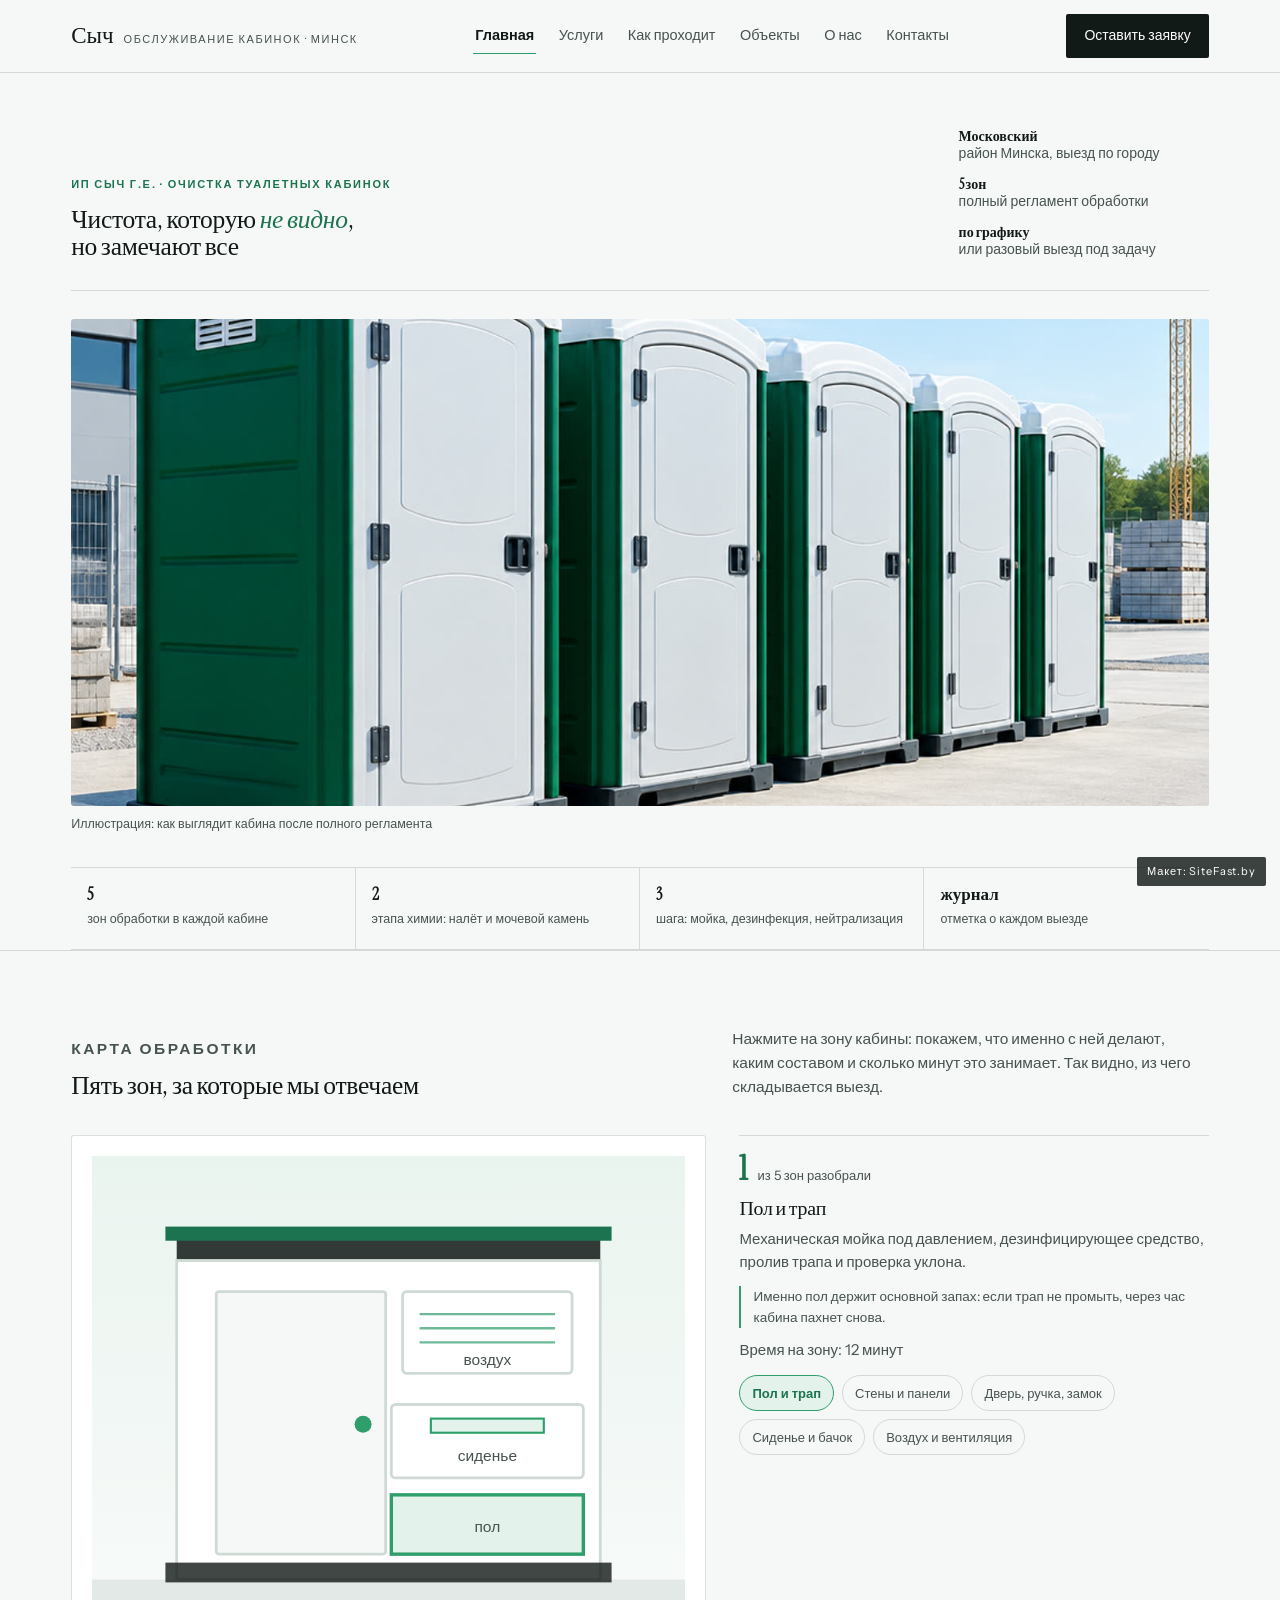
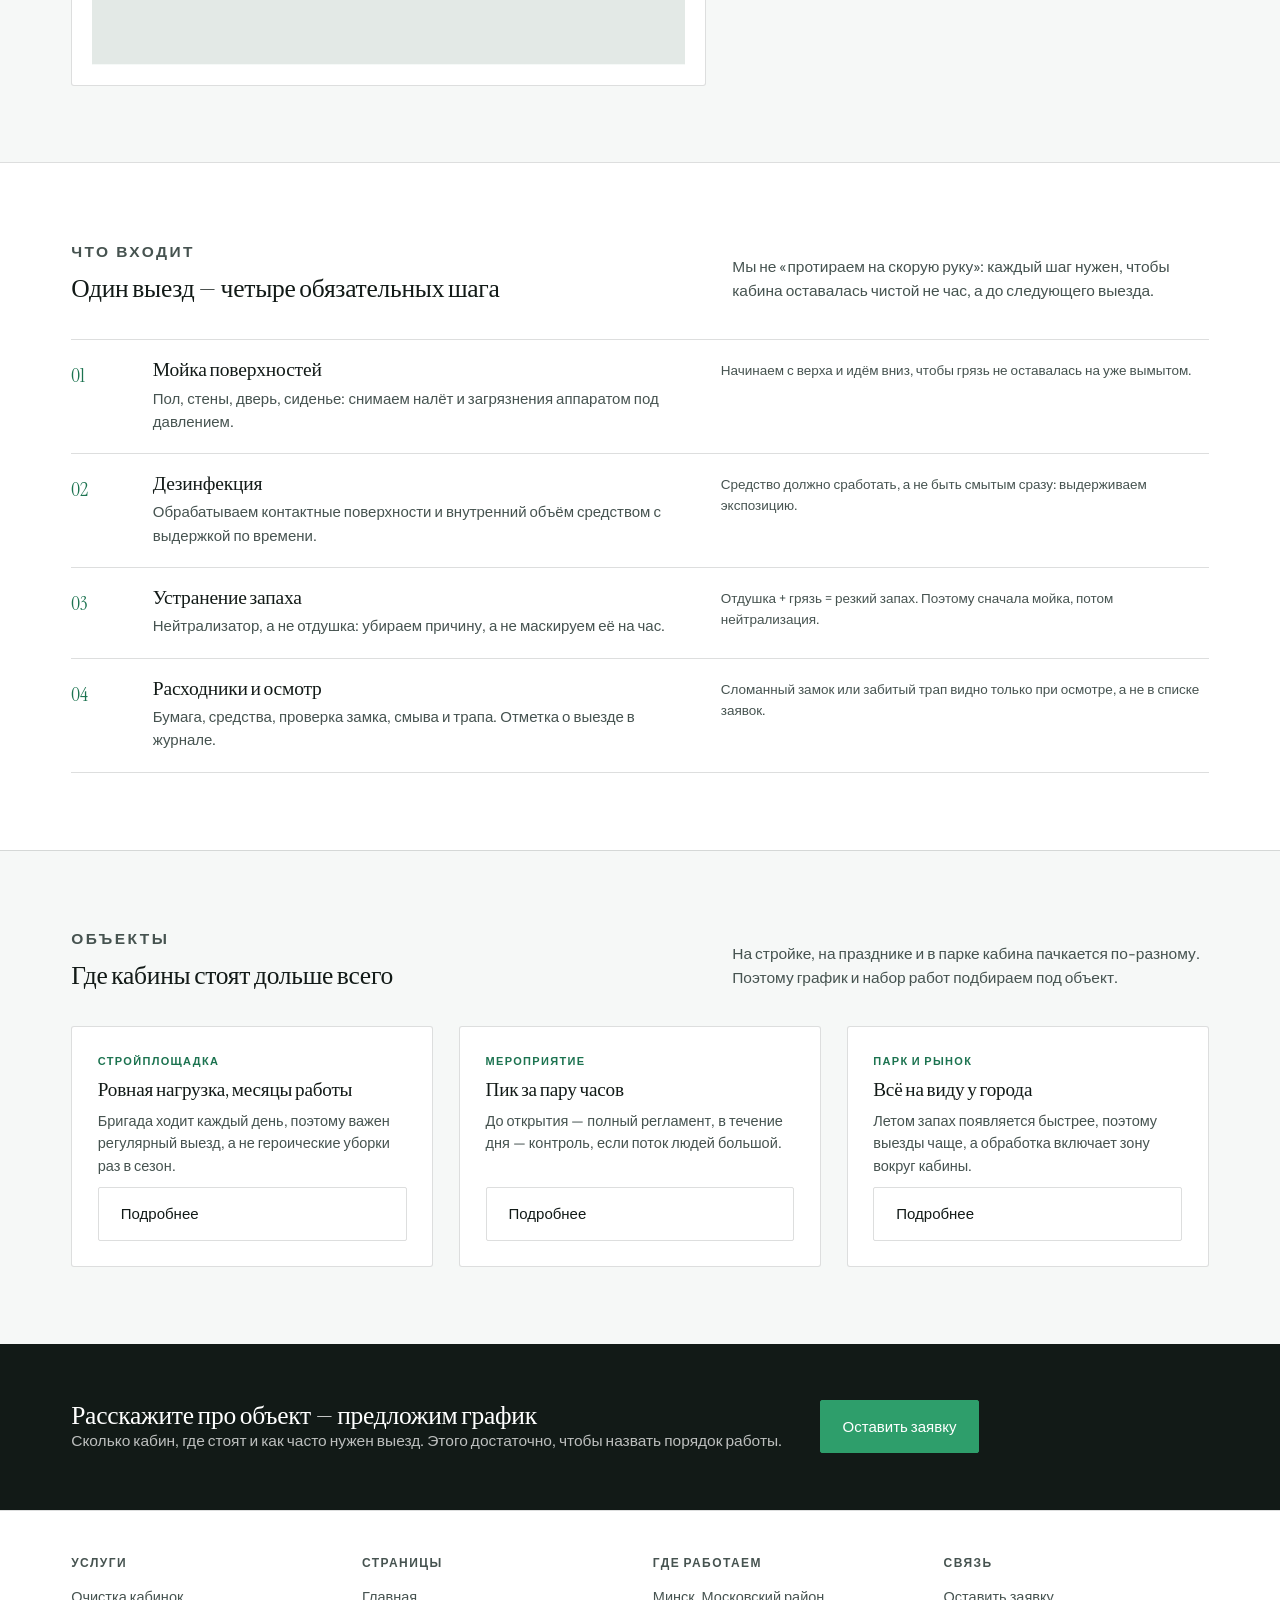
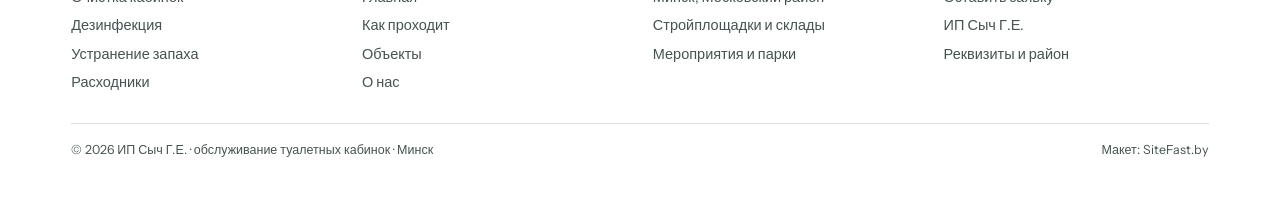
<file: index.html>
<!DOCTYPE html>
<html lang="ru">
<head>
<meta charset="UTF-8">
<meta name="viewport" content="width=device-width, initial-scale=1.0">
<title>Обслуживание туалетных кабинок в Минске — ИП Сыч Г.Е.</title>
<meta name="description" content="Очистка туалетных кабинок в Минске, Московский район: мойка, дезинфекция, устранение запаха, расходники, обслуживание по графику для стройплощадок, мероприятий и парков.">
<meta property="og:title" content="Обслуживание туалетных кабинок в Минске — ИП Сыч Г.Е.">
<meta property="og:description" content="Очистка туалетных кабинок в Минске, Московский район: мойка, дезинфекция, устранение запаха, расходники, обслуживание по графику для стройплощадок, мероприятий и парков.">
<meta property="og:type" content="website">
<link rel="stylesheet" href="assets/site.css">
<link rel="icon" href="data:image/svg+xml,%3Csvg xmlns='http://www.w3.org/2000/svg' viewBox='0 0 32 32'%3E%3Crect width='32' height='32' fill='%23121A17'/%3E%3Ccircle cx='16' cy='13' r='6' fill='%232E9E6B'/%3E%3Crect x='9' y='22' width='14' height='4' fill='%232E9E6B'/%3E%3C/svg%3E">
</head>
<body>
<header class="site-head">
  <div class="wrap in">
    <a class="brand" href="index.html"><b>Сыч</b><span>обслуживание кабинок · Минск</span></a>
    <nav class="nav" id="nav">
      <a href="index.html" aria-current="page">Главная</a>
      <a href="uslugi.html">Услуги</a>
      <a href="process.html">Как проходит</a>
      <a href="objects.html">Объекты</a>
      <a href="about.html">О нас</a>
      <a href="contacts.html">Контакты</a>
    </nav>
    <a class="head-cta" href="contacts.html#req">Оставить заявку</a>
    <button class="burger" type="button" aria-expanded="false" aria-controls="nav">Меню</button>
  </div>
</header>
<main>

<section class="hero"><div class="wrap">
  <div class="top">
    <div>
      <p class="mono" style="margin-bottom:14px">ИП Сыч Г.Е. · очистка туалетных кабинок</p>
      <h1>Чистота, которую <em>не видно</em>,<br>но замечают все</h1>
    </div>
    <div class="meta">
      <div><b>Московский</b><span>район Минска, выезд по городу</span></div>
      <div><b>5 зон</b><span>полный регламент обработки</span></div>
      <div><b>по графику</b><span>или разовый выезд под задачу</span></div>
    </div>
  </div>
  <figure class="fx">
    <img src="assets/hero.jpg" alt="Чистые кабинки на площадке после обслуживания">
    <figcaption>Иллюстрация: как выглядит кабина после полного регламента</figcaption>
  </figure>
  <div class="stat-row">
    <div><b>5</b><span>зон обработки в каждой кабине</span></div>
    <div><b>2</b><span>этапа химии: налёт и мочевой камень</span></div>
    <div><b>3</b><span>шага: мойка, дезинфекция, нейтрализация</span></div>
    <div><b>журнал</b><span>отметка о каждом выезде</span></div>
  </div>
</div></section>

<section class="sec" id="map"><div class="wrap">
  <div class="shead">
    <div><p class="mono" style="margin-bottom:12px">Карта обработки</p><h2>Пять зон, за которые мы отвечаем</h2></div>
    <p>Нажмите на зону кабины: покажем, что именно с ней делают, каким составом и сколько минут это занимает. Так видно, из чего складывается выезд.</p>
  </div>
  <div class="mapwrap">
    <div class="cabin fx" id="cabinMap">
      <svg viewBox="0 0 420 360" role="group" aria-label="Схема кабинки: пять зон обработки">
        <defs>
          <linearGradient id="sky" x1="0" y1="0" x2="0" y2="1">
            <stop offset="0" stop-color="#EAF4EF"/><stop offset="1" stop-color="#F9FBFA"/>
          </linearGradient>
        </defs>
        <rect x="0" y="0" width="420" height="360" fill="url(#sky)"/>
        <rect x="0" y="300" width="420" height="60" fill="#E3E9E6"/>
        <!-- крыша -->
        <rect x="60" y="58" width="300" height="16" fill="#121A17" opacity=".85"/>
        <rect x="52" y="50" width="316" height="10" fill="#1C7350"/>
        <!-- корпус: стены -->
        <rect class="zone" data-zone="walls" tabindex="0" role="button" aria-pressed="false"
              x="60" y="74" width="300" height="226" fill="#FFFFFF" stroke="#CFDAD4" stroke-width="2"/>
        <!-- дверь -->
        <rect class="zone" data-zone="door" tabindex="0" role="button" aria-pressed="false"
              x="88" y="96" width="120" height="186" fill="#F6F8F7" stroke="#CFDAD4" stroke-width="2" rx="2"/>
        <circle cx="192" cy="190" r="6" fill="#2E9E6B"/>
        <!-- пол -->
        <rect class="zone" data-zone="floor" tabindex="0" role="button" aria-pressed="false"
              x="212" y="240" width="136" height="42" fill="#F6F8F7" stroke="#CFDAD4" stroke-width="2"/>
        <text x="280" y="266" font-family="Instrument Sans,Arial" font-size="11" fill="#465350" text-anchor="middle">пол</text>
        <!-- сиденье и бачок -->
        <rect class="zone" data-zone="seat" tabindex="0" role="button" aria-pressed="false"
              x="212" y="176" width="136" height="52" fill="#FFFFFF" stroke="#CFDAD4" stroke-width="2" rx="3"/>
        <rect x="240" y="186" width="80" height="10" fill="#E3F2EA" stroke="#2E9E6B" stroke-width="1.5"/>
        <text x="280" y="216" font-family="Instrument Sans,Arial" font-size="11" fill="#465350" text-anchor="middle">сиденье</text>
        <!-- вентиляция -->
        <rect class="zone" data-zone="air" tabindex="0" role="button" aria-pressed="false"
              x="220" y="96" width="120" height="58" fill="#FFFFFF" stroke="#CFDAD4" stroke-width="2" rx="3"/>
        <path d="M232 112 H328 M232 122 H328 M232 132 H328" stroke="#2E9E6B" stroke-width="1.6" opacity=".7"/>
        <text x="280" y="148" font-family="Instrument Sans,Arial" font-size="11" fill="#465350" text-anchor="middle">воздух</text>
        <!-- основание -->
        <rect x="52" y="288" width="316" height="14" fill="#121A17" opacity=".8"/>
      </svg>
    </div>
    <div class="mappanel fx">
      <div class="counter" id="zoneCounter"><b>1</b><span>из 5 зон разобрали</span></div>
      <div class="zoneinfo" id="zoneInfo"></div>
      <div class="zonelist" id="zoneList" aria-label="Зоны обработки"></div>
    </div>
  </div>
</div></section>

<section class="sec white"><div class="wrap">
  <div class="shead">
    <div><p class="mono" style="margin-bottom:12px">Что входит</p><h2>Один выезд — четыре обязательных шага</h2></div>
    <p>Мы не «протираем на скорую руку»: каждый шаг нужен, чтобы кабина оставалась чистой не час, а до следующего выезда.</p>
  </div>
  <div class="mlist">
    <div class="row"><div class="n">01</div>
      <div><h3>Мойка поверхностей</h3><p>Пол, стены, дверь, сиденье: снимаем налёт и загрязнения аппаратом под давлением.</p></div>
      <div class="side">Начинаем с верха и идём вниз, чтобы грязь не оставалась на уже вымытом.</div></div>
    <div class="row"><div class="n">02</div>
      <div><h3>Дезинфекция</h3><p>Обрабатываем контактные поверхности и внутренний объём средством с выдержкой по времени.</p></div>
      <div class="side">Средство должно сработать, а не быть смытым сразу: выдерживаем экспозицию.</div></div>
    <div class="row"><div class="n">03</div>
      <div><h3>Устранение запаха</h3><p>Нейтрализатор, а не отдушка: убираем причину, а не маскируем её на час.</p></div>
      <div class="side">Отдушка + грязь = резкий запах. Поэтому сначала мойка, потом нейтрализация.</div></div>
    <div class="row"><div class="n">04</div>
      <div><h3>Расходники и осмотр</h3><p>Бумага, средства, проверка замка, смыва и трапа. Отметка о выезде в журнале.</p></div>
      <div class="side">Сломанный замок или забитый трап видно только при осмотре, а не в списке заявок.</div></div>
  </div>
</div></section>

<section class="sec"><div class="wrap">
  <div class="shead">
    <div><p class="mono" style="margin-bottom:12px">Объекты</p><h2>Где кабины стоят дольше всего</h2></div>
    <p>На стройке, на празднике и в парке кабина пачкается по-разному. Поэтому график и набор работ подбираем под объект.</p>
  </div>
  <div class="tiles">
    <article class="tile"><span class="tag">Стройплощадка</span><h3>Ровная нагрузка, месяцы работы</h3><p>Бригада ходит каждый день, поэтому важен регулярный выезд, а не героические уборки раз в сезон.</p><a class="btn ghost" href="objects.html" style="margin-top:auto">Подробнее</a></article>
    <article class="tile"><span class="tag">Мероприятие</span><h3>Пик за пару часов</h3><p>До открытия — полный регламент, в течение дня — контроль, если поток людей большой.</p><a class="btn ghost" href="objects.html" style="margin-top:auto">Подробнее</a></article>
    <article class="tile"><span class="tag">Парк и рынок</span><h3>Всё на виду у города</h3><p>Летом запах появляется быстрее, поэтому выезды чаще, а обработка включает зону вокруг кабины.</p><a class="btn ghost" href="objects.html" style="margin-top:auto">Подробнее</a></article>
  </div>
</div></section>

<section class="cta-band"><div class="wrap in">
  <div><h2>Расскажите про объект — предложим график</h2><p>Сколько кабин, где стоят и как часто нужен выезд. Этого достаточно, чтобы назвать порядок работы.</p></div>
  <div><a class="btn" href="contacts.html#req">Оставить заявку</a></div>
</div></section>
</main>
<footer class="site-foot">
  <div class="wrap">
    <div class="grid">
      <div>
        <h4>Услуги</h4>
        <a href="uslugi.html">Очистка кабинок</a>
        <a href="uslugi.html">Дезинфекция</a>
        <a href="uslugi.html">Устранение запаха</a>
        <a href="uslugi.html">Расходники</a>
      </div>
      <div>
        <h4>Страницы</h4>
        <a href="index.html">Главная</a>
        <a href="process.html">Как проходит</a>
        <a href="objects.html">Объекты</a>
        <a href="about.html">О нас</a>
      </div>
      <div>
        <h4>Где работаем</h4>
        <a href="contacts.html">Минск, Московский район</a>
        <a href="objects.html">Стройплощадки и склады</a>
        <a href="objects.html">Мероприятия и парки</a>
      </div>
      <div>
        <h4>Связь</h4>
        <a href="contacts.html#req">Оставить заявку</a>
        <a href="about.html">ИП Сыч Г.Е.</a>
        <a href="contacts.html">Реквизиты и район</a>
      </div>
    </div>
    <div class="bottom">
      <span>© <span id="yr">2026</span> ИП Сыч Г.Е. · обслуживание туалетных кабинок · Минск</span>
      <span>Макет: SiteFast.by</span>
    </div>
  </div>
</footer>
  </div>
</footer>
<a class="wm" href="https://sitefast.by" target="_blank" rel="noopener">Макет: SiteFast.by</a>
<script src="assets/site.js"></script>
</body>
</html>
</file>
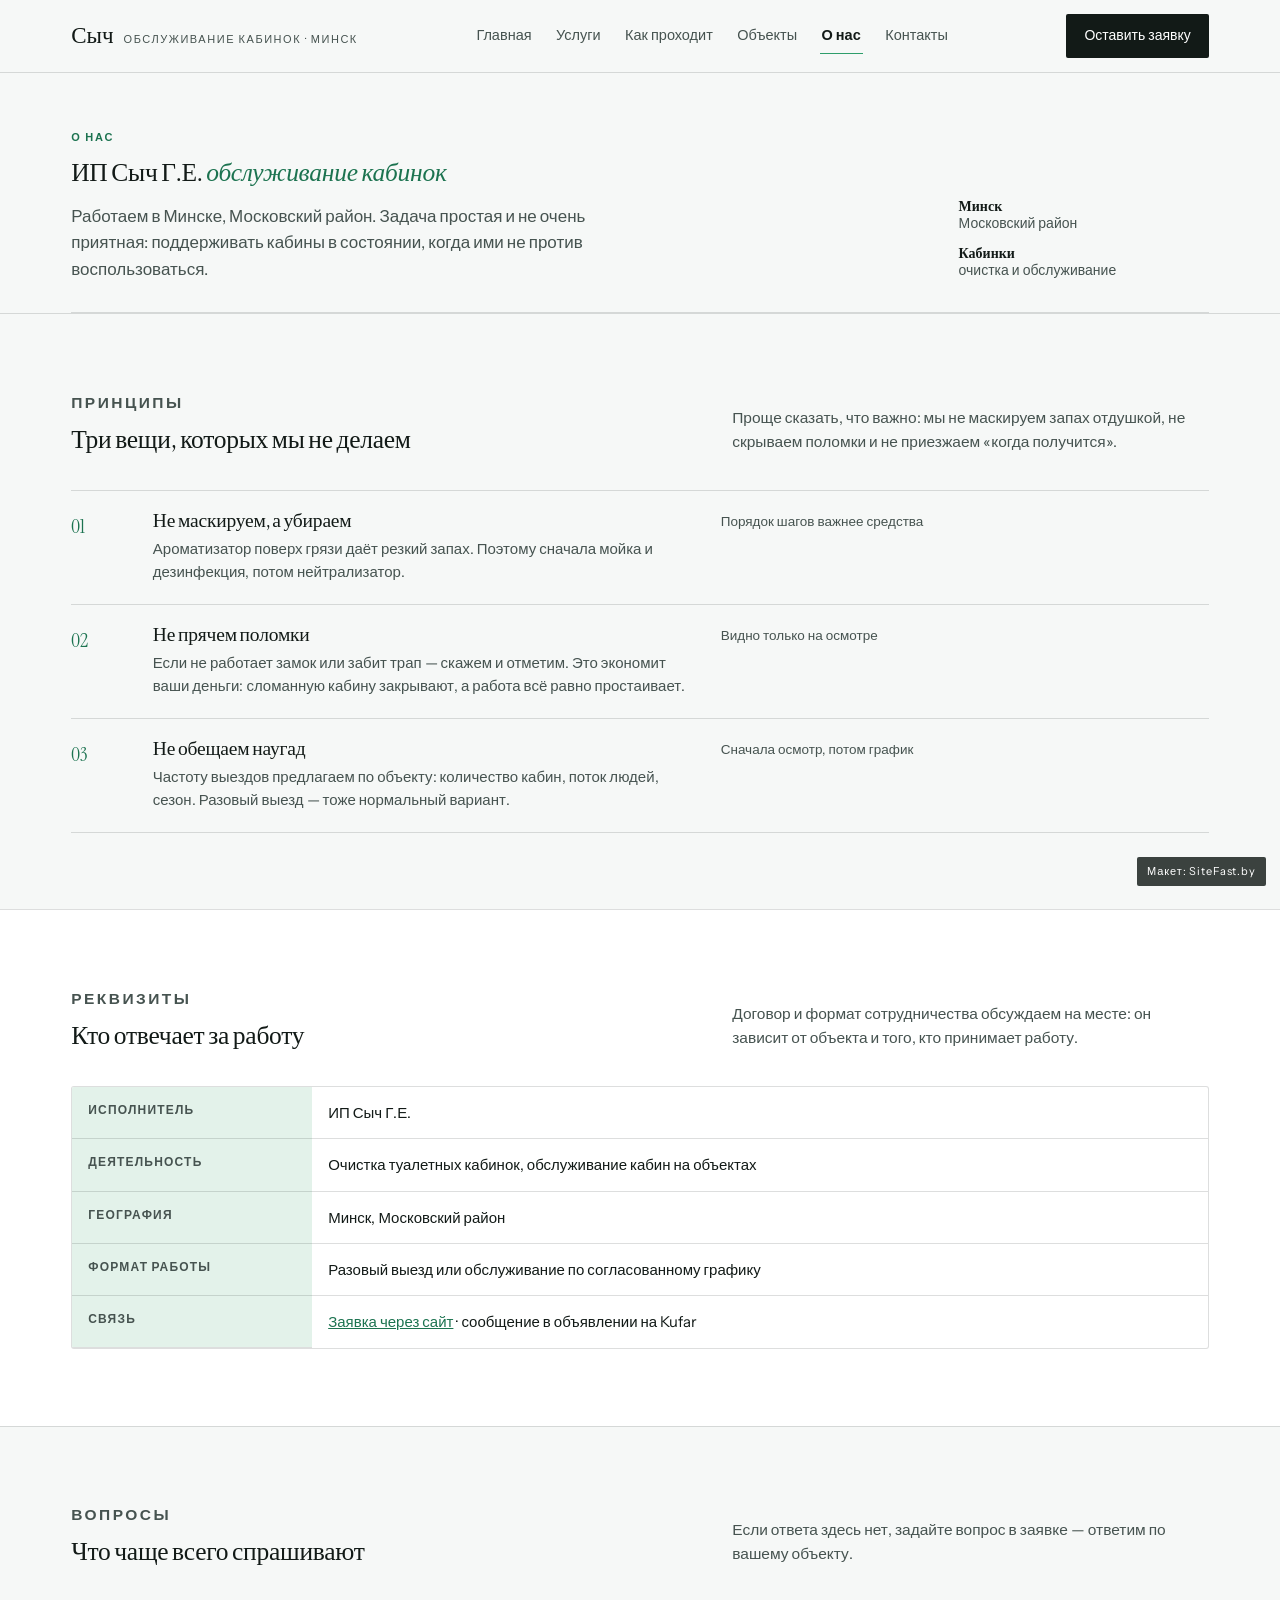
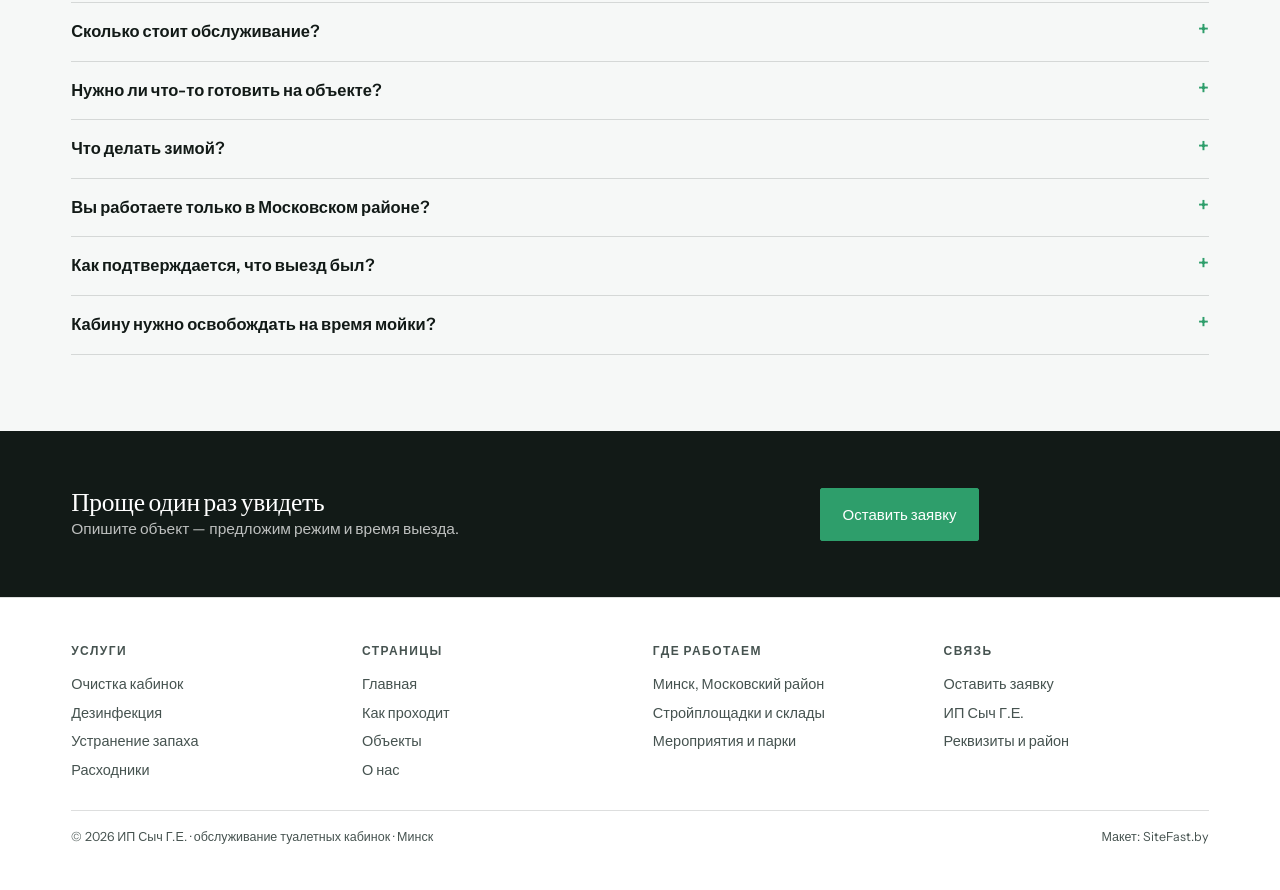
<file: about.html>
<!DOCTYPE html>
<html lang="ru">
<head>
<meta charset="UTF-8">
<meta name="viewport" content="width=device-width, initial-scale=1.0">
<title>О нас — ИП Сыч Г.Е., обслуживание туалетных кабинок, Минск</title>
<meta name="description" content="ИП Сыч Г.Е.: обслуживание и очистка туалетных кабинок в Минске, Московский район. Принципы работы, реквизиты, частые вопросы.">
<meta property="og:title" content="О нас — ИП Сыч Г.Е., обслуживание туалетных кабинок, Минск">
<meta property="og:description" content="ИП Сыч Г.Е.: обслуживание и очистка туалетных кабинок в Минске, Московский район. Принципы работы, реквизиты, частые вопросы.">
<meta property="og:type" content="website">
<link rel="stylesheet" href="assets/site.css">
<link rel="icon" href="data:image/svg+xml,%3Csvg xmlns='http://www.w3.org/2000/svg' viewBox='0 0 32 32'%3E%3Crect width='32' height='32' fill='%23121A17'/%3E%3Ccircle cx='16' cy='13' r='6' fill='%232E9E6B'/%3E%3Crect x='9' y='22' width='14' height='4' fill='%232E9E6B'/%3E%3C/svg%3E">
</head>
<body>
<header class="site-head">
  <div class="wrap in">
    <a class="brand" href="index.html"><b>Сыч</b><span>обслуживание кабинок · Минск</span></a>
    <nav class="nav" id="nav">
      <a href="index.html">Главная</a>
      <a href="uslugi.html">Услуги</a>
      <a href="process.html">Как проходит</a>
      <a href="objects.html">Объекты</a>
      <a href="about.html" aria-current="page">О нас</a>
      <a href="contacts.html">Контакты</a>
    </nav>
    <a class="head-cta" href="contacts.html#req">Оставить заявку</a>
    <button class="burger" type="button" aria-expanded="false" aria-controls="nav">Меню</button>
  </div>
</header>
<main>

<section class="hero"><div class="wrap">
  <div class="top">
    <div><p class="mono" style="margin-bottom:14px">О нас</p>
      <h1>ИП Сыч Г.Е. <em>обслуживание кабинок</em></h1>
      <p style="color:var(--ink2);max-width:54ch;margin-top:16px">Работаем в Минске, Московский район. Задача простая и не очень приятная: поддерживать кабины в состоянии, когда ими не против воспользоваться.</p>
    </div>
    <div class="meta">
      <div><b>Минск</b><span>Московский район</span></div>
      <div><b>Кабинки</b><span>очистка и обслуживание</span></div>
    </div>
  </div>
</div></section>

<section class="sec"><div class="wrap">
  <div class="shead"><div><p class="mono" style="margin-bottom:12px">Принципы</p><h2>Три вещи, которых мы не делаем</h2></div>
  <p>Проще сказать, что важно: мы не маскируем запах отдушкой, не скрываем поломки и не приезжаем «когда получится».</p></div>
  <div class="mlist">
    <div class="row"><div class="n">01</div><div><h3>Не маскируем, а убираем</h3><p>Ароматизатор поверх грязи даёт резкий запах. Поэтому сначала мойка и дезинфекция, потом нейтрализатор.</p></div><div class="side">Порядок шагов важнее средства</div></div>
    <div class="row"><div class="n">02</div><div><h3>Не прячем поломки</h3><p>Если не работает замок или забит трап — скажем и отметим. Это экономит ваши деньги: сломанную кабину закрывают, а работа всё равно простаивает.</p></div><div class="side">Видно только на осмотре</div></div>
    <div class="row"><div class="n">03</div><div><h3>Не обещаем наугад</h3><p>Частоту выездов предлагаем по объекту: количество кабин, поток людей, сезон. Разовый выезд — тоже нормальный вариант.</p></div><div class="side">Сначала осмотр, потом график</div></div>
  </div>
</div></section>

<section class="sec white"><div class="wrap">
  <div class="shead"><div><p class="mono" style="margin-bottom:12px">Реквизиты</p><h2>Кто отвечает за работу</h2></div>
  <p>Договор и формат сотрудничества обсуждаем на месте: он зависит от объекта и того, кто принимает работу.</p></div>
  <div class="tblWrap"><table class="tbl">
    <tbody>
      <tr><th style="width:240px">Исполнитель</th><td>ИП Сыч Г.Е.</td></tr>
      <tr><th>Деятельность</th><td>Очистка туалетных кабинок, обслуживание кабин на объектах</td></tr>
      <tr><th>География</th><td>Минск, Московский район</td></tr>
      <tr><th>Формат работы</th><td>Разовый выезд или обслуживание по согласованному графику</td></tr>
      <tr><th>Связь</th><td><a href="contacts.html#req" style="color:var(--mint-deep)">Заявка через сайт</a> · сообщение в объявлении на Kufar</td></tr>
    </tbody>
  </table></div>
</div></section>

<section class="sec"><div class="wrap">
  <div class="shead"><div><p class="mono" style="margin-bottom:12px">Вопросы</p><h2>Что чаще всего спрашивают</h2></div>
  <p>Если ответа здесь нет, задайте вопрос в заявке — ответим по вашему объекту.</p></div>
  <div class="qa">
    <details><summary>Сколько стоит обслуживание?</summary><p>Зависит от количества кабин, их состояния и частоты выездов. Разовая уборка и постоянный график считаются по-разному, поэтому стоимость обсуждаем после описания объекта или осмотра.</p></details>
    <details><summary>Нужно ли что-то готовить на объекте?</summary><p>Доступ к кабинам и к воде, если она есть на площадке. Если воды нет, привозим с собой.</p></details>
    <details><summary>Что делать зимой?</summary><p>Обслуживание идёт в том же порядке, но составы и режим мойки подбираем под температуру, чтобы не оставалось наледи.</p></details>
    <details><summary>Вы работаете только в Московском районе?</summary><p>Основное место работы — Московский район Минска. Другие районы города обсуждаем отдельно: всё зависит от количества кабин и регулярности.</p></details>
    <details><summary>Как подтверждается, что выезд был?</summary><p>Отметкой в журнале объекта и осмотром при сдаче. По запросу присылаем фото кабины после обслуживания.</p></details>
    <details><summary>Кабину нужно освобождать на время мойки?</summary><p>Да, кабину закрываем на время обработки: так средство отрабатывает, а на пол не наступают до высыхания.</p></details>
  </div>
</div></section>

<section class="cta-band"><div class="wrap in">
  <div><h2>Проще один раз увидеть</h2><p>Опишите объект — предложим режим и время выезда.</p></div>
  <div><a class="btn" href="contacts.html#req">Оставить заявку</a></div>
</div></section>
</main>
<footer class="site-foot">
  <div class="wrap">
    <div class="grid">
      <div>
        <h4>Услуги</h4>
        <a href="uslugi.html">Очистка кабинок</a>
        <a href="uslugi.html">Дезинфекция</a>
        <a href="uslugi.html">Устранение запаха</a>
        <a href="uslugi.html">Расходники</a>
      </div>
      <div>
        <h4>Страницы</h4>
        <a href="index.html">Главная</a>
        <a href="process.html">Как проходит</a>
        <a href="objects.html">Объекты</a>
        <a href="about.html">О нас</a>
      </div>
      <div>
        <h4>Где работаем</h4>
        <a href="contacts.html">Минск, Московский район</a>
        <a href="objects.html">Стройплощадки и склады</a>
        <a href="objects.html">Мероприятия и парки</a>
      </div>
      <div>
        <h4>Связь</h4>
        <a href="contacts.html#req">Оставить заявку</a>
        <a href="about.html">ИП Сыч Г.Е.</a>
        <a href="contacts.html">Реквизиты и район</a>
      </div>
    </div>
    <div class="bottom">
      <span>© <span id="yr">2026</span> ИП Сыч Г.Е. · обслуживание туалетных кабинок · Минск</span>
      <span>Макет: SiteFast.by</span>
    </div>
  </div>
</footer>
  </div>
</footer>
<a class="wm" href="https://sitefast.by" target="_blank" rel="noopener">Макет: SiteFast.by</a>
<script src="assets/site.js"></script>
</body>
</html>
</file>
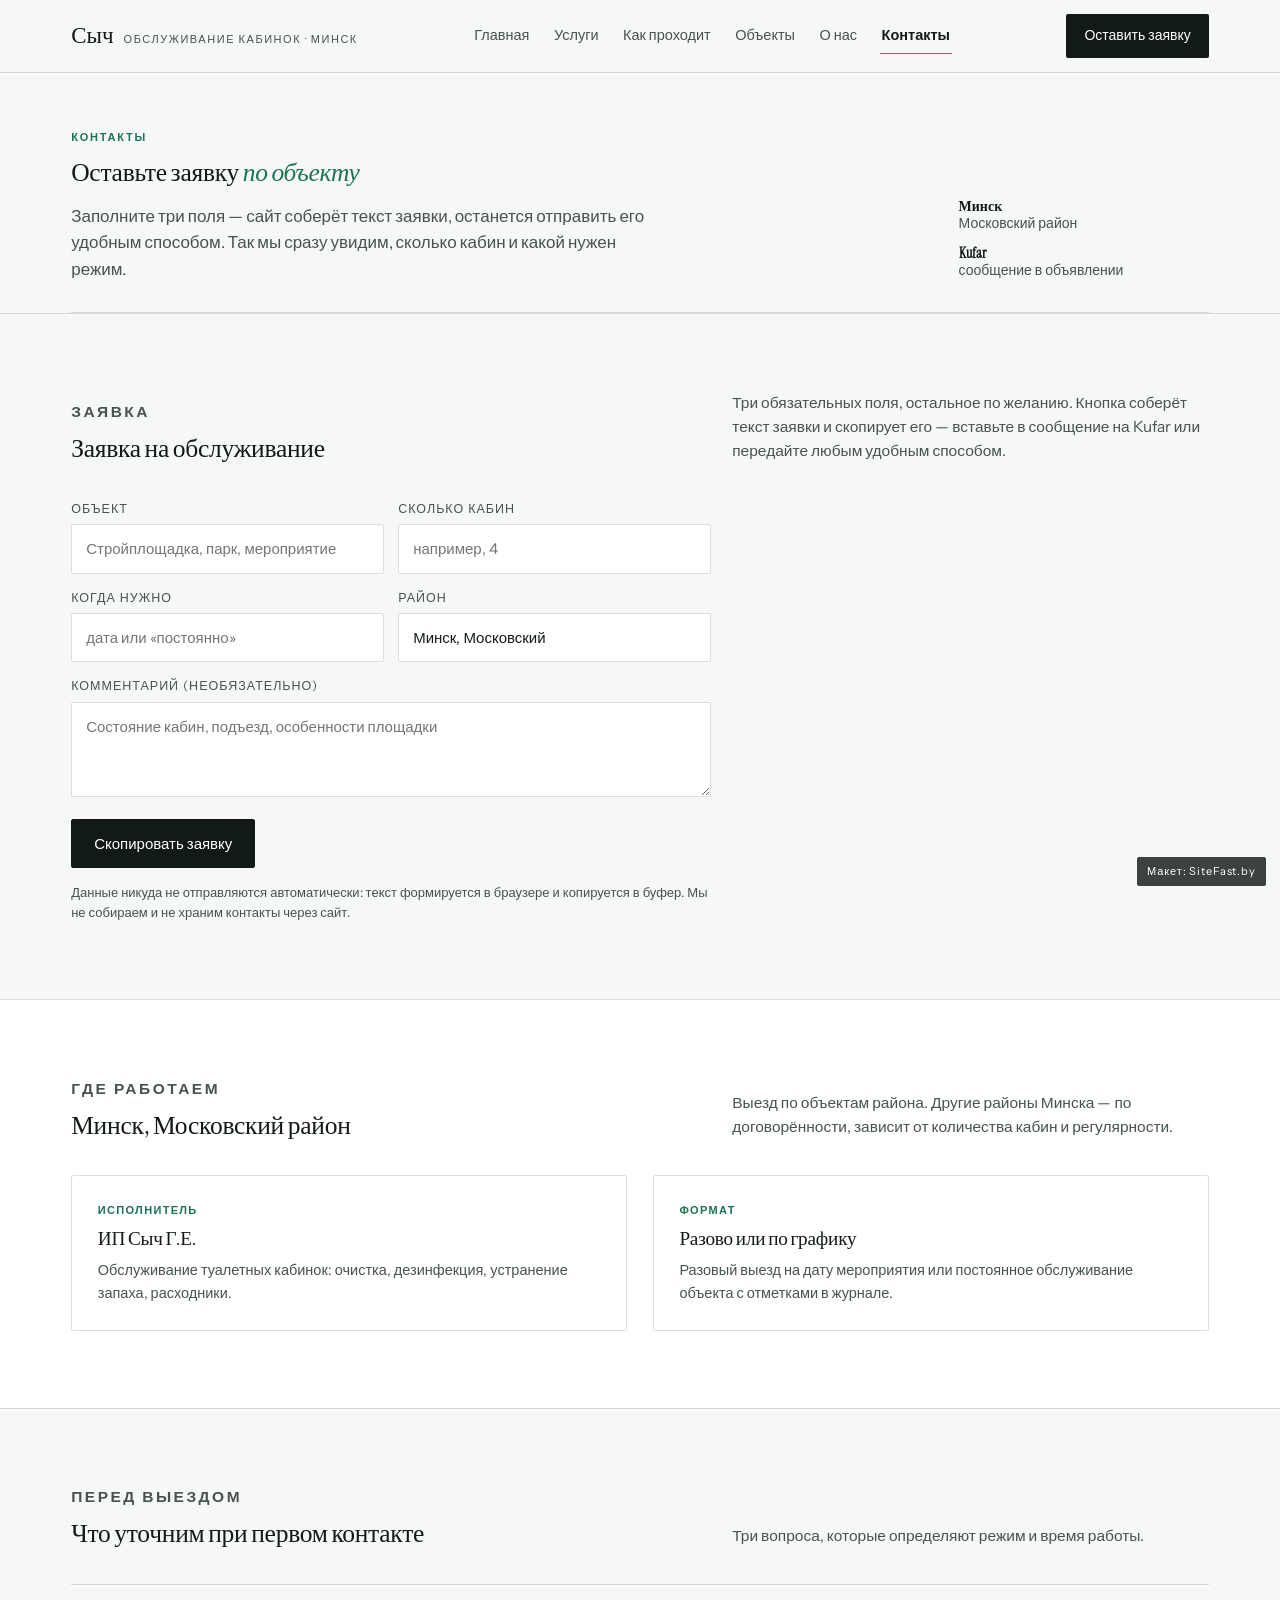
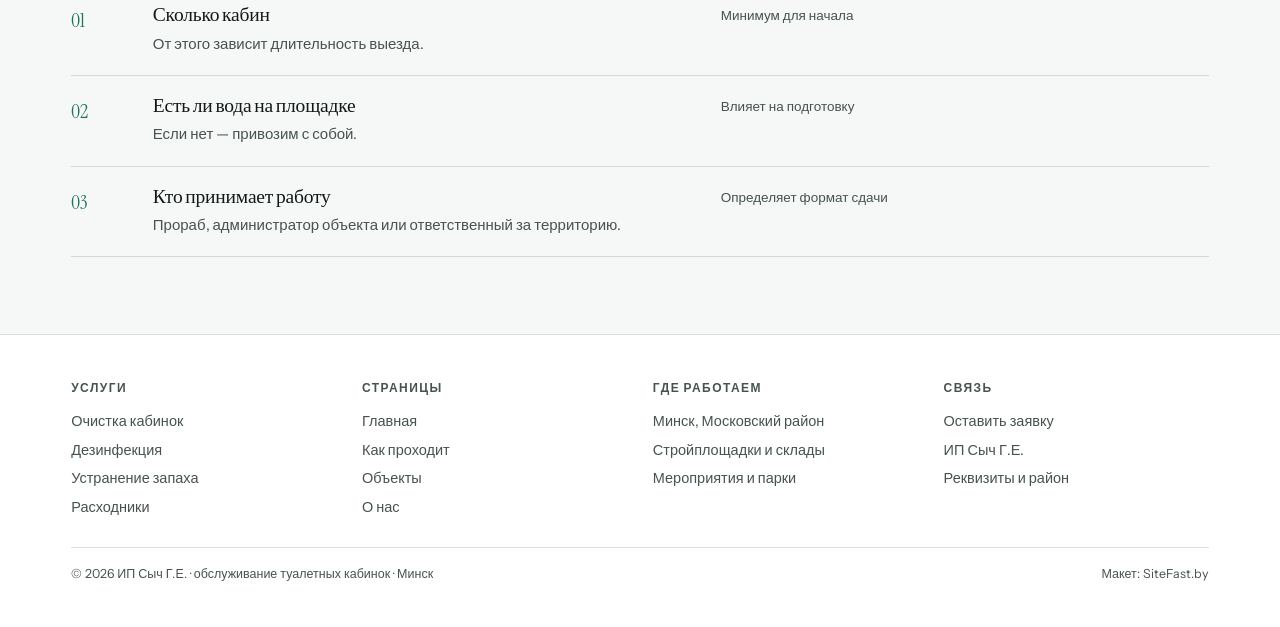
<file: contacts.html>
<!DOCTYPE html>
<html lang="ru">
<head>
<meta charset="UTF-8">
<meta name="viewport" content="width=device-width, initial-scale=1.0">
<title>Контакты и заявка — обслуживание туалетных кабинок, Минск | ИП Сыч Г.Е.</title>
<meta name="description" content="Оставить заявку на обслуживание туалетных кабинок в Минске: Московский район, разовый выезд или график. ИП Сыч Г.Е.">
<meta property="og:title" content="Контакты и заявка — обслуживание туалетных кабинок, Минск | ИП Сыч Г.Е.">
<meta property="og:description" content="Оставить заявку на обслуживание туалетных кабинок в Минске: Московский район, разовый выезд или график. ИП Сыч Г.Е.">
<meta property="og:type" content="website">
<link rel="stylesheet" href="assets/site.css">
<link rel="icon" href="data:image/svg+xml,%3Csvg xmlns='http://www.w3.org/2000/svg' viewBox='0 0 32 32'%3E%3Crect width='32' height='32' fill='%23121A17'/%3E%3Ccircle cx='16' cy='13' r='6' fill='%232E9E6B'/%3E%3Crect x='9' y='22' width='14' height='4' fill='%232E9E6B'/%3E%3C/svg%3E">
</head>
<body>
<header class="site-head">
  <div class="wrap in">
    <a class="brand" href="index.html"><b>Сыч</b><span>обслуживание кабинок · Минск</span></a>
    <nav class="nav" id="nav">
      <a href="index.html">Главная</a>
      <a href="uslugi.html">Услуги</a>
      <a href="process.html">Как проходит</a>
      <a href="objects.html">Объекты</a>
      <a href="about.html">О нас</a>
      <a href="contacts.html" aria-current="page">Контакты</a>
    </nav>
    <a class="head-cta" href="contacts.html#req">Оставить заявку</a>
    <button class="burger" type="button" aria-expanded="false" aria-controls="nav">Меню</button>
  </div>
</header>
<main>

<section class="hero"><div class="wrap">
  <div class="top">
    <div><p class="mono" style="margin-bottom:14px">Контакты</p>
      <h1>Оставьте заявку <em>по объекту</em></h1>
      <p style="color:var(--ink2);max-width:54ch;margin-top:16px">Заполните три поля — сайт соберёт текст заявки, останется отправить его удобным способом. Так мы сразу увидим, сколько кабин и какой нужен режим.</p>
    </div>
    <div class="meta">
      <div><b>Минск</b><span>Московский район</span></div>
      <div><b>Kufar</b><span>сообщение в объявлении</span></div>
    </div>
  </div>
</div></section>

<section class="sec" id="req"><div class="wrap">
  <div class="shead"><div><p class="mono" style="margin-bottom:12px">Заявка</p><h2>Заявка на обслуживание</h2></div>
  <p>Три обязательных поля, остальное по желанию. Кнопка соберёт текст заявки и скопирует его — вставьте в сообщение на Kufar или передайте любым удобным способом.</p></div>

  <form class="form" id="reqForm" novalidate>
    <div class="frow">
      <div><label for="obj">Объект</label><input id="obj" name="obj" type="text" placeholder="Стройплощадка, парк, мероприятие" autocomplete="off"></div>
      <div><label for="qty">Сколько кабин</label><input id="qty" name="qty" type="text" placeholder="например, 4" inputmode="numeric" autocomplete="off"></div>
    </div>
    <div class="frow">
      <div><label for="when">Когда нужно</label><input id="when" name="when" type="text" placeholder="дата или «постоянно»" autocomplete="off"></div>
      <div><label for="dist">Район</label><input id="dist" name="dist" type="text" value="Минск, Московский" autocomplete="off"></div>
    </div>
    <div><label for="note">Комментарий (необязательно)</label><textarea id="note" name="note" rows="3" placeholder="Состояние кабин, подъезд, особенности площадки"></textarea></div>
    <div><button class="btn" type="submit">Скопировать заявку</button></div>
    <p class="hint">Данные никуда не отправляются автоматически: текст формируется в браузере и копируется в буфер. Мы не собираем и не храним контакты через сайт.</p>
  </form>
</div></section>

<section class="sec white"><div class="wrap">
  <div class="shead"><div><p class="mono" style="margin-bottom:12px">Где работаем</p><h2>Минск, Московский район</h2></div>
  <p>Выезд по объектам района. Другие районы Минска — по договорённости, зависит от количества кабин и регулярности.</p></div>
  <div class="tiles two">
    <div class="tile"><span class="tag">Исполнитель</span><h3>ИП Сыч Г.Е.</h3><p>Обслуживание туалетных кабинок: очистка, дезинфекция, устранение запаха, расходники.</p></div>
    <div class="tile"><span class="tag">Формат</span><h3>Разово или по графику</h3><p>Разовый выезд на дату мероприятия или постоянное обслуживание объекта с отметками в журнале.</p></div>
  </div>
</div></section>

<section class="sec"><div class="wrap">
  <div class="shead"><div><p class="mono" style="margin-bottom:12px">Перед выездом</p><h2>Что уточним при первом контакте</h2></div>
  <p>Три вопроса, которые определяют режим и время работы.</p></div>
  <div class="mlist">
    <div class="row"><div class="n">01</div><div><h3>Сколько кабин</h3><p>От этого зависит длительность выезда.</p></div><div class="side">Минимум для начала</div></div>
    <div class="row"><div class="n">02</div><div><h3>Есть ли вода на площадке</h3><p>Если нет — привозим с собой.</p></div><div class="side">Влияет на подготовку</div></div>
    <div class="row"><div class="n">03</div><div><h3>Кто принимает работу</h3><p>Прораб, администратор объекта или ответственный за территорию.</p></div><div class="side">Определяет формат сдачи</div></div>
  </div>
</div></section>
</main>
<footer class="site-foot">
  <div class="wrap">
    <div class="grid">
      <div>
        <h4>Услуги</h4>
        <a href="uslugi.html">Очистка кабинок</a>
        <a href="uslugi.html">Дезинфекция</a>
        <a href="uslugi.html">Устранение запаха</a>
        <a href="uslugi.html">Расходники</a>
      </div>
      <div>
        <h4>Страницы</h4>
        <a href="index.html">Главная</a>
        <a href="process.html">Как проходит</a>
        <a href="objects.html">Объекты</a>
        <a href="about.html">О нас</a>
      </div>
      <div>
        <h4>Где работаем</h4>
        <a href="contacts.html">Минск, Московский район</a>
        <a href="objects.html">Стройплощадки и склады</a>
        <a href="objects.html">Мероприятия и парки</a>
      </div>
      <div>
        <h4>Связь</h4>
        <a href="contacts.html#req">Оставить заявку</a>
        <a href="about.html">ИП Сыч Г.Е.</a>
        <a href="contacts.html">Реквизиты и район</a>
      </div>
    </div>
    <div class="bottom">
      <span>© <span id="yr">2026</span> ИП Сыч Г.Е. · обслуживание туалетных кабинок · Минск</span>
      <span>Макет: SiteFast.by</span>
    </div>
  </div>
</footer>
  </div>
</footer>
<a class="wm" href="https://sitefast.by" target="_blank" rel="noopener">Макет: SiteFast.by</a>
<script src="assets/site.js"></script>
</body>
</html>
</file>
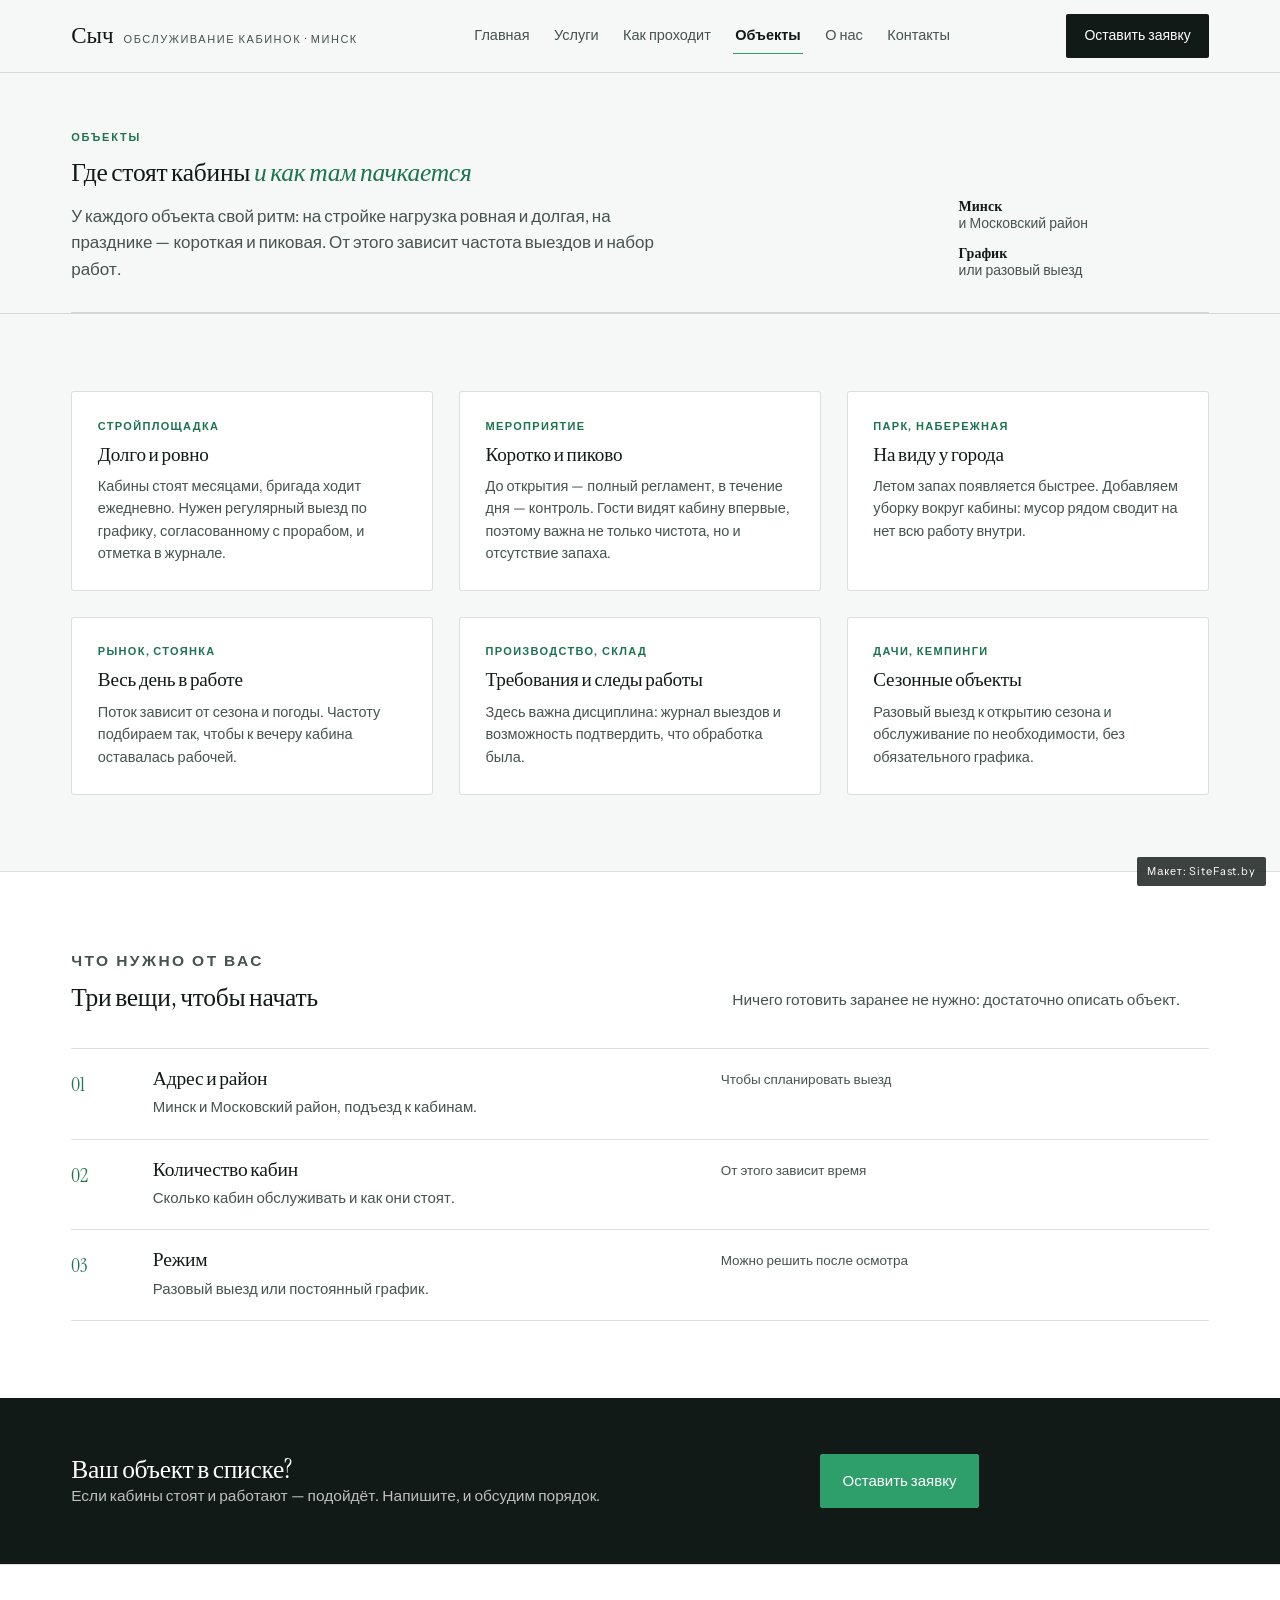
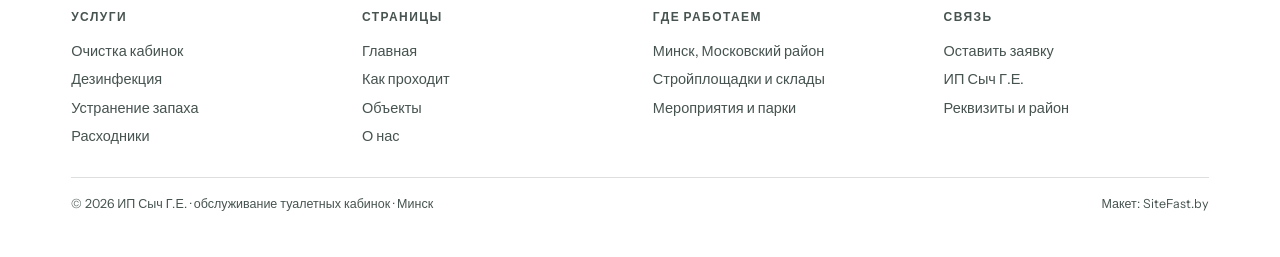
<file: objects.html>
<!DOCTYPE html>
<html lang="ru">
<head>
<meta charset="UTF-8">
<meta name="viewport" content="width=device-width, initial-scale=1.0">
<title>Объекты обслуживания — стройплощадки, мероприятия, парки | ИП Сыч Г.Е.</title>
<meta name="description" content="Обслуживание туалетных кабинок на стройплощадках, мероприятиях, в парках, на рынках, производстве и в кемпингах. Минск.">
<meta property="og:title" content="Объекты обслуживания — стройплощадки, мероприятия, парки | ИП Сыч Г.Е.">
<meta property="og:description" content="Обслуживание туалетных кабинок на стройплощадках, мероприятиях, в парках, на рынках, производстве и в кемпингах. Минск.">
<meta property="og:type" content="website">
<link rel="stylesheet" href="assets/site.css">
<link rel="icon" href="data:image/svg+xml,%3Csvg xmlns='http://www.w3.org/2000/svg' viewBox='0 0 32 32'%3E%3Crect width='32' height='32' fill='%23121A17'/%3E%3Ccircle cx='16' cy='13' r='6' fill='%232E9E6B'/%3E%3Crect x='9' y='22' width='14' height='4' fill='%232E9E6B'/%3E%3C/svg%3E">
</head>
<body>
<header class="site-head">
  <div class="wrap in">
    <a class="brand" href="index.html"><b>Сыч</b><span>обслуживание кабинок · Минск</span></a>
    <nav class="nav" id="nav">
      <a href="index.html">Главная</a>
      <a href="uslugi.html">Услуги</a>
      <a href="process.html">Как проходит</a>
      <a href="objects.html" aria-current="page">Объекты</a>
      <a href="about.html">О нас</a>
      <a href="contacts.html">Контакты</a>
    </nav>
    <a class="head-cta" href="contacts.html#req">Оставить заявку</a>
    <button class="burger" type="button" aria-expanded="false" aria-controls="nav">Меню</button>
  </div>
</header>
<main>

<section class="hero"><div class="wrap">
  <div class="top">
    <div><p class="mono" style="margin-bottom:14px">Объекты</p>
      <h1>Где стоят кабины <em>и как там пачкается</em></h1>
      <p style="color:var(--ink2);max-width:54ch;margin-top:16px">У каждого объекта свой ритм: на стройке нагрузка ровная и долгая, на празднике — короткая и пиковая. От этого зависит частота выездов и набор работ.</p>
    </div>
    <div class="meta">
      <div><b>Минск</b><span>и Московский район</span></div>
      <div><b>График</b><span>или разовый выезд</span></div>
    </div>
  </div>
</div></section>

<section class="sec"><div class="wrap">
  <div class="tiles">
    <article class="tile"><span class="tag">Стройплощадка</span><h3>Долго и ровно</h3><p>Кабины стоят месяцами, бригада ходит ежедневно. Нужен регулярный выезд по графику, согласованному с прорабом, и отметка в журнале.</p></article>
    <article class="tile"><span class="tag">Мероприятие</span><h3>Коротко и пиково</h3><p>До открытия — полный регламент, в течение дня — контроль. Гости видят кабину впервые, поэтому важна не только чистота, но и отсутствие запаха.</p></article>
    <article class="tile"><span class="tag">Парк, набережная</span><h3>На виду у города</h3><p>Летом запах появляется быстрее. Добавляем уборку вокруг кабины: мусор рядом сводит на нет всю работу внутри.</p></article>
    <article class="tile"><span class="tag">Рынок, стоянка</span><h3>Весь день в работе</h3><p>Поток зависит от сезона и погоды. Частоту подбираем так, чтобы к вечеру кабина оставалась рабочей.</p></article>
    <article class="tile"><span class="tag">Производство, склад</span><h3>Требования и следы работы</h3><p>Здесь важна дисциплина: журнал выездов и возможность подтвердить, что обработка была.</p></article>
    <article class="tile"><span class="tag">Дачи, кемпинги</span><h3>Сезонные объекты</h3><p>Разовый выезд к открытию сезона и обслуживание по необходимости, без обязательного графика.</p></article>
  </div>
</div></section>

<section class="sec white"><div class="wrap">
  <div class="shead"><div><p class="mono" style="margin-bottom:12px">Что нужно от вас</p><h2>Три вещи, чтобы начать</h2></div>
  <p>Ничего готовить заранее не нужно: достаточно описать объект.</p></div>
  <div class="mlist">
    <div class="row"><div class="n">01</div><div><h3>Адрес и район</h3><p>Минск и Московский район, подъезд к кабинам.</p></div><div class="side">Чтобы спланировать выезд</div></div>
    <div class="row"><div class="n">02</div><div><h3>Количество кабин</h3><p>Сколько кабин обслуживать и как они стоят.</p></div><div class="side">От этого зависит время</div></div>
    <div class="row"><div class="n">03</div><div><h3>Режим</h3><p>Разовый выезд или постоянный график.</p></div><div class="side">Можно решить после осмотра</div></div>
  </div>
</div></section>

<section class="cta-band"><div class="wrap in">
  <div><h2>Ваш объект в списке?</h2><p>Если кабины стоят и работают — подойдёт. Напишите, и обсудим порядок.</p></div>
  <div><a class="btn" href="contacts.html#req">Оставить заявку</a></div>
</div></section>
</main>
<footer class="site-foot">
  <div class="wrap">
    <div class="grid">
      <div>
        <h4>Услуги</h4>
        <a href="uslugi.html">Очистка кабинок</a>
        <a href="uslugi.html">Дезинфекция</a>
        <a href="uslugi.html">Устранение запаха</a>
        <a href="uslugi.html">Расходники</a>
      </div>
      <div>
        <h4>Страницы</h4>
        <a href="index.html">Главная</a>
        <a href="process.html">Как проходит</a>
        <a href="objects.html">Объекты</a>
        <a href="about.html">О нас</a>
      </div>
      <div>
        <h4>Где работаем</h4>
        <a href="contacts.html">Минск, Московский район</a>
        <a href="objects.html">Стройплощадки и склады</a>
        <a href="objects.html">Мероприятия и парки</a>
      </div>
      <div>
        <h4>Связь</h4>
        <a href="contacts.html#req">Оставить заявку</a>
        <a href="about.html">ИП Сыч Г.Е.</a>
        <a href="contacts.html">Реквизиты и район</a>
      </div>
    </div>
    <div class="bottom">
      <span>© <span id="yr">2026</span> ИП Сыч Г.Е. · обслуживание туалетных кабинок · Минск</span>
      <span>Макет: SiteFast.by</span>
    </div>
  </div>
</footer>
  </div>
</footer>
<a class="wm" href="https://sitefast.by" target="_blank" rel="noopener">Макет: SiteFast.by</a>
<script src="assets/site.js"></script>
</body>
</html>
</file>
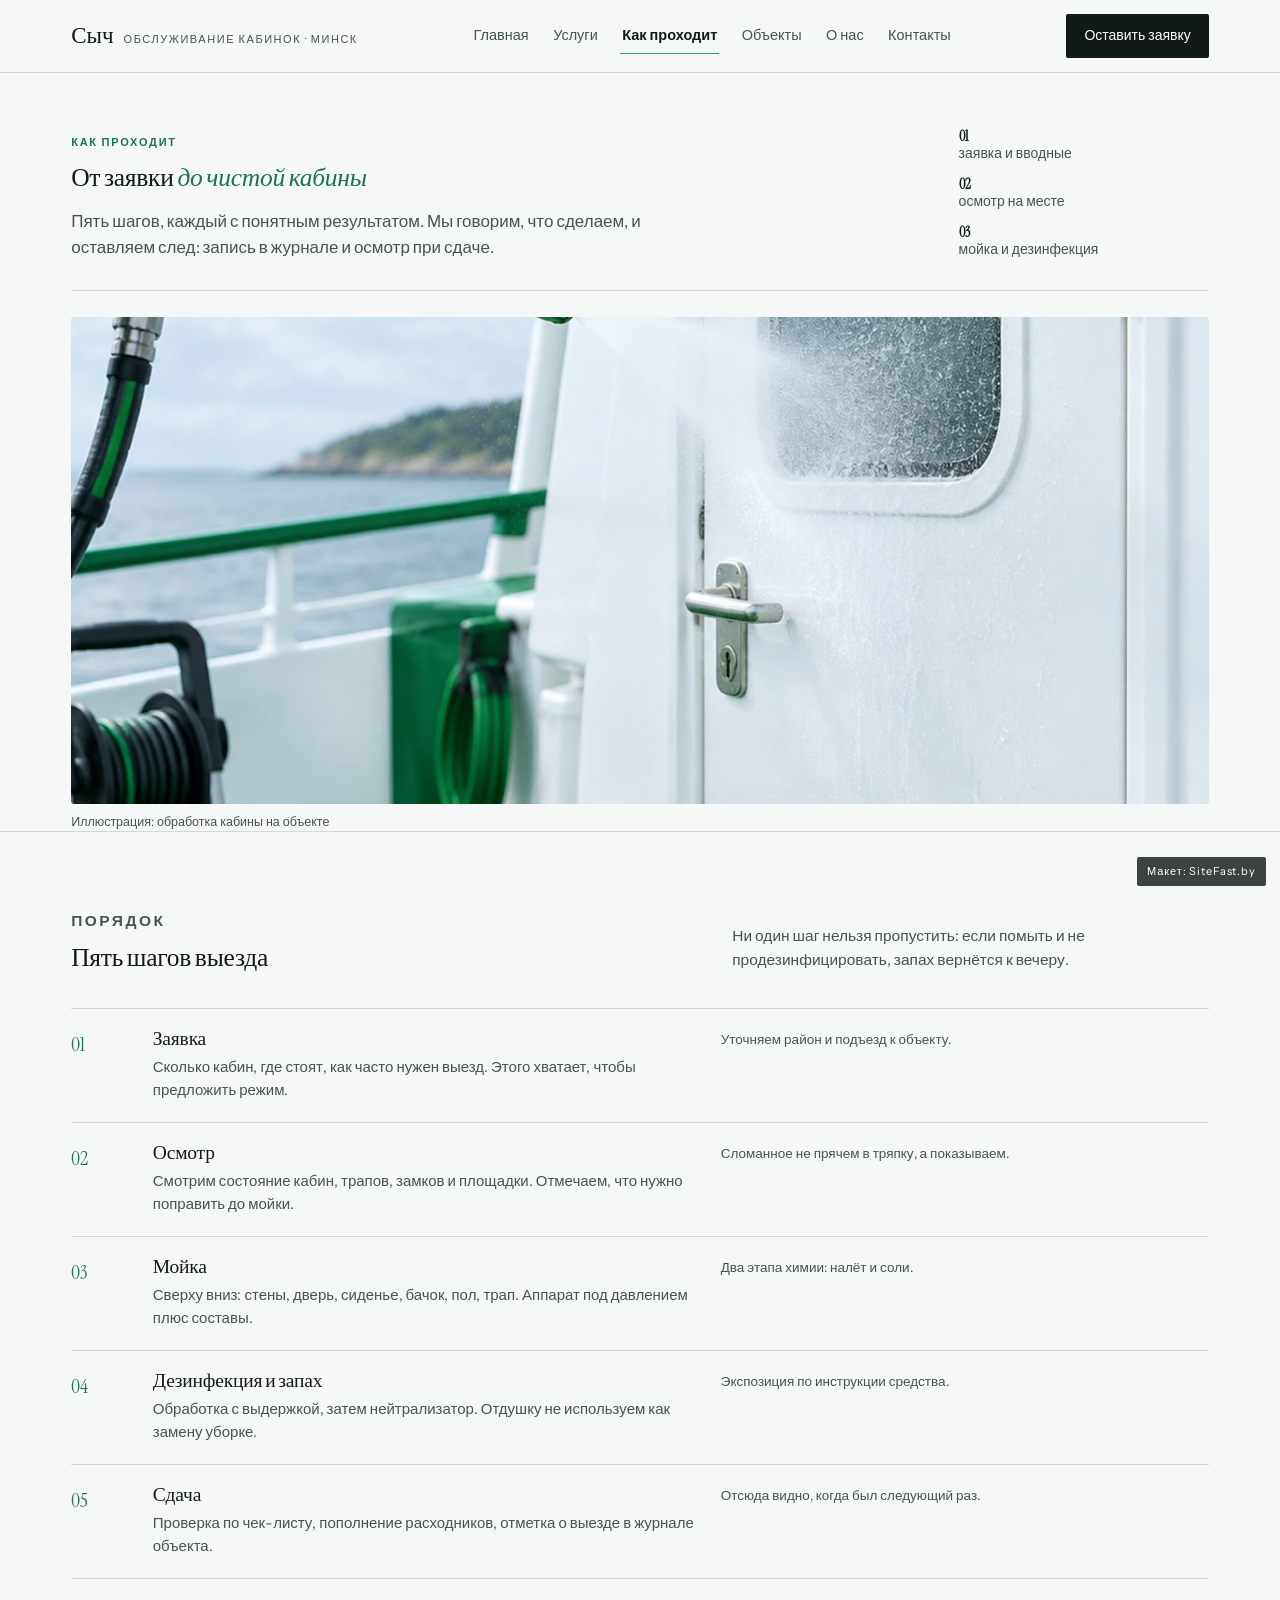
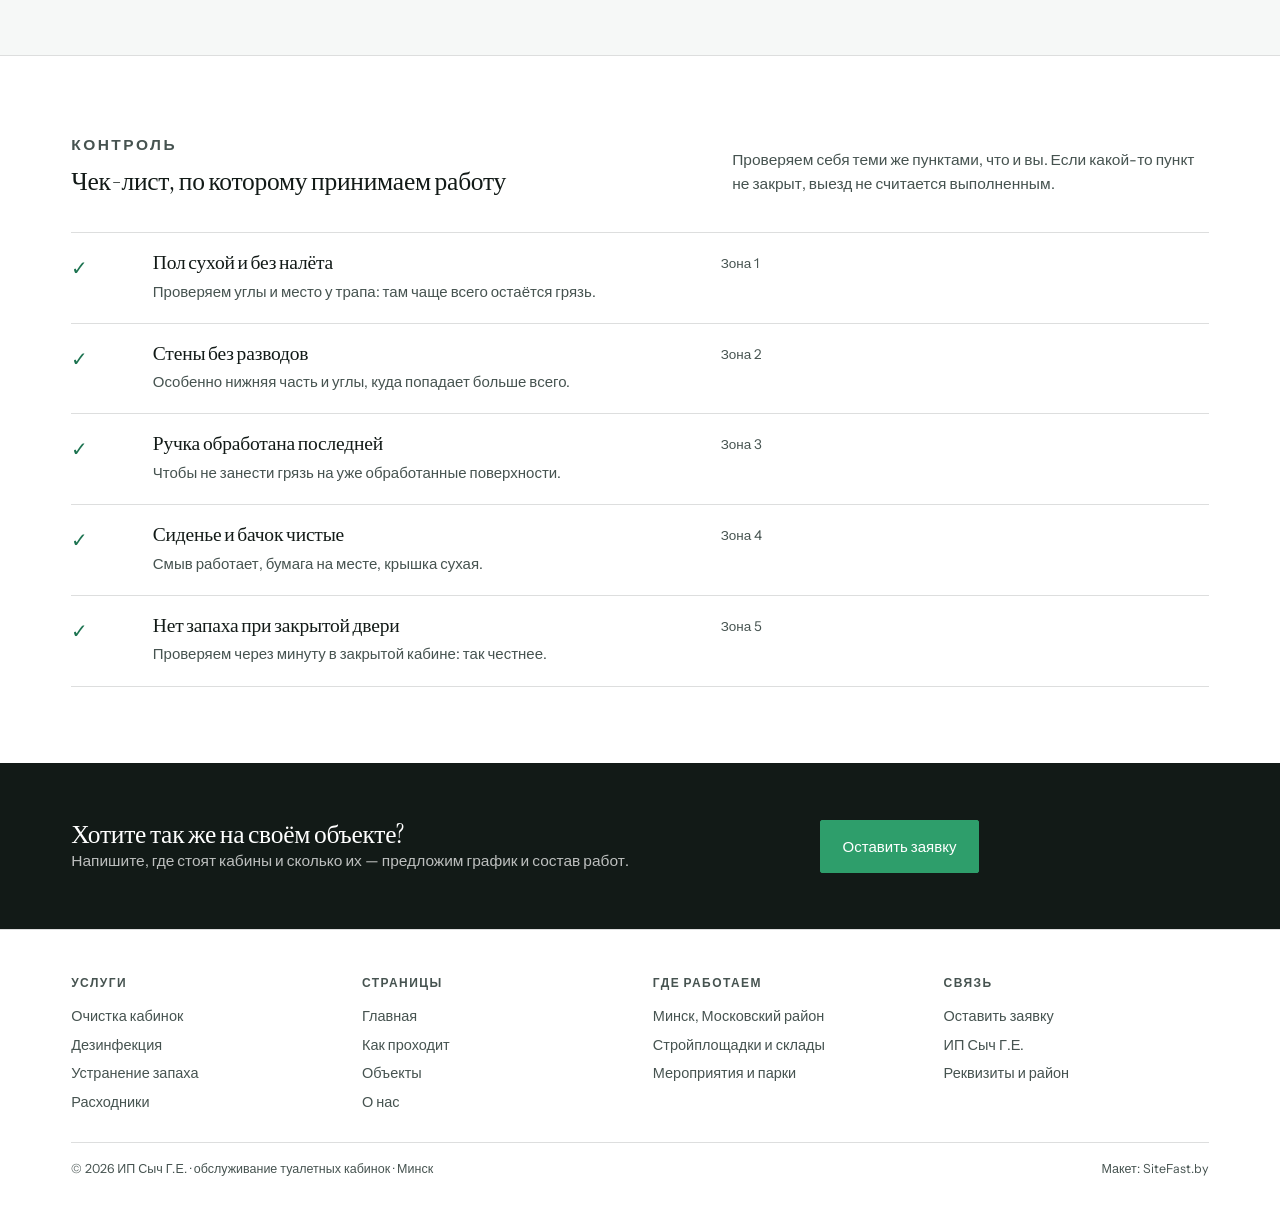
<file: process.html>
<!DOCTYPE html>
<html lang="ru">
<head>
<meta charset="UTF-8">
<meta name="viewport" content="width=device-width, initial-scale=1.0">
<title>Как проходит обслуживание туалетных кабинок — ИП Сыч Г.Е., Минск</title>
<meta name="description" content="Пять шагов обслуживания туалетных кабинок: заявка, осмотр, мойка, дезинфекция, сдача по чек-листу. Минск, Московский район.">
<meta property="og:title" content="Как проходит обслуживание туалетных кабинок — ИП Сыч Г.Е., Минск">
<meta property="og:description" content="Пять шагов обслуживания туалетных кабинок: заявка, осмотр, мойка, дезинфекция, сдача по чек-листу. Минск, Московский район.">
<meta property="og:type" content="website">
<link rel="stylesheet" href="assets/site.css">
<link rel="icon" href="data:image/svg+xml,%3Csvg xmlns='http://www.w3.org/2000/svg' viewBox='0 0 32 32'%3E%3Crect width='32' height='32' fill='%23121A17'/%3E%3Ccircle cx='16' cy='13' r='6' fill='%232E9E6B'/%3E%3Crect x='9' y='22' width='14' height='4' fill='%232E9E6B'/%3E%3C/svg%3E">
</head>
<body>
<header class="site-head">
  <div class="wrap in">
    <a class="brand" href="index.html"><b>Сыч</b><span>обслуживание кабинок · Минск</span></a>
    <nav class="nav" id="nav">
      <a href="index.html">Главная</a>
      <a href="uslugi.html">Услуги</a>
      <a href="process.html" aria-current="page">Как проходит</a>
      <a href="objects.html">Объекты</a>
      <a href="about.html">О нас</a>
      <a href="contacts.html">Контакты</a>
    </nav>
    <a class="head-cta" href="contacts.html#req">Оставить заявку</a>
    <button class="burger" type="button" aria-expanded="false" aria-controls="nav">Меню</button>
  </div>
</header>
<main>

<section class="hero"><div class="wrap">
  <div class="top">
    <div>
      <p class="mono" style="margin-bottom:14px">Как проходит</p>
      <h1>От заявки <em>до чистой кабины</em></h1>
      <p style="color:var(--ink2);max-width:54ch;margin-top:16px">Пять шагов, каждый с понятным результатом. Мы говорим, что сделаем, и оставляем след: запись в журнале и осмотр при сдаче.</p>
    </div>
    <div class="meta">
      <div><b>01</b><span>заявка и вводные</span></div>
      <div><b>02</b><span>осмотр на месте</span></div>
      <div><b>03</b><span>мойка и дезинфекция</span></div>
    </div>
  </div>
  <figure class="fx" style="margin-top:26px">
    <img src="assets/process.jpg" alt="Мойка кабинки под давлением" loading="lazy">
    <figcaption>Иллюстрация: обработка кабины на объекте</figcaption>
  </figure>
</div></section>

<section class="sec"><div class="wrap">
  <div class="shead"><div><p class="mono" style="margin-bottom:12px">Порядок</p><h2>Пять шагов выезда</h2></div>
  <p>Ни один шаг нельзя пропустить: если помыть и не продезинфицировать, запах вернётся к вечеру.</p></div>
  <div class="mlist">
    <div class="row"><div class="n">01</div><div><h3>Заявка</h3><p>Сколько кабин, где стоят, как часто нужен выезд. Этого хватает, чтобы предложить режим.</p></div><div class="side">Уточняем район и подъезд к объекту.</div></div>
    <div class="row"><div class="n">02</div><div><h3>Осмотр</h3><p>Смотрим состояние кабин, трапов, замков и площадки. Отмечаем, что нужно поправить до мойки.</p></div><div class="side">Сломанное не прячем в тряпку, а показываем.</div></div>
    <div class="row"><div class="n">03</div><div><h3>Мойка</h3><p>Сверху вниз: стены, дверь, сиденье, бачок, пол, трап. Аппарат под давлением плюс составы.</p></div><div class="side">Два этапа химии: налёт и соли.</div></div>
    <div class="row"><div class="n">04</div><div><h3>Дезинфекция и запах</h3><p>Обработка с выдержкой, затем нейтрализатор. Отдушку не используем как замену уборке.</p></div><div class="side">Экспозиция по инструкции средства.</div></div>
    <div class="row"><div class="n">05</div><div><h3>Сдача</h3><p>Проверка по чек-листу, пополнение расходников, отметка о выезде в журнале объекта.</p></div><div class="side">Отсюда видно, когда был следующий раз.</div></div>
  </div>
</div></section>

<section class="sec white"><div class="wrap">
  <div class="shead"><div><p class="mono" style="margin-bottom:12px">Контроль</p><h2>Чек-лист, по которому принимаем работу</h2></div>
  <p>Проверяем себя теми же пунктами, что и вы. Если какой-то пункт не закрыт, выезд не считается выполненным.</p></div>
  <div class="mlist">
    <div class="row"><div class="n">✓</div><div><h3>Пол сухой и без налёта</h3><p>Проверяем углы и место у трапа: там чаще всего остаётся грязь.</p></div><div class="side">Зона 1</div></div>
    <div class="row"><div class="n">✓</div><div><h3>Стены без разводов</h3><p>Особенно нижняя часть и углы, куда попадает больше всего.</p></div><div class="side">Зона 2</div></div>
    <div class="row"><div class="n">✓</div><div><h3>Ручка обработана последней</h3><p>Чтобы не занести грязь на уже обработанные поверхности.</p></div><div class="side">Зона 3</div></div>
    <div class="row"><div class="n">✓</div><div><h3>Сиденье и бачок чистые</h3><p>Смыв работает, бумага на месте, крышка сухая.</p></div><div class="side">Зона 4</div></div>
    <div class="row"><div class="n">✓</div><div><h3>Нет запаха при закрытой двери</h3><p>Проверяем через минуту в закрытой кабине: так честнее.</p></div><div class="side">Зона 5</div></div>
  </div>
</div></section>

<section class="cta-band"><div class="wrap in">
  <div><h2>Хотите так же на своём объекте?</h2><p>Напишите, где стоят кабины и сколько их — предложим график и состав работ.</p></div>
  <div><a class="btn" href="contacts.html#req">Оставить заявку</a></div>
</div></section>
</main>
<footer class="site-foot">
  <div class="wrap">
    <div class="grid">
      <div>
        <h4>Услуги</h4>
        <a href="uslugi.html">Очистка кабинок</a>
        <a href="uslugi.html">Дезинфекция</a>
        <a href="uslugi.html">Устранение запаха</a>
        <a href="uslugi.html">Расходники</a>
      </div>
      <div>
        <h4>Страницы</h4>
        <a href="index.html">Главная</a>
        <a href="process.html">Как проходит</a>
        <a href="objects.html">Объекты</a>
        <a href="about.html">О нас</a>
      </div>
      <div>
        <h4>Где работаем</h4>
        <a href="contacts.html">Минск, Московский район</a>
        <a href="objects.html">Стройплощадки и склады</a>
        <a href="objects.html">Мероприятия и парки</a>
      </div>
      <div>
        <h4>Связь</h4>
        <a href="contacts.html#req">Оставить заявку</a>
        <a href="about.html">ИП Сыч Г.Е.</a>
        <a href="contacts.html">Реквизиты и район</a>
      </div>
    </div>
    <div class="bottom">
      <span>© <span id="yr">2026</span> ИП Сыч Г.Е. · обслуживание туалетных кабинок · Минск</span>
      <span>Макет: SiteFast.by</span>
    </div>
  </div>
</footer>
  </div>
</footer>
<a class="wm" href="https://sitefast.by" target="_blank" rel="noopener">Макет: SiteFast.by</a>
<script src="assets/site.js"></script>
</body>
</html>
</file>
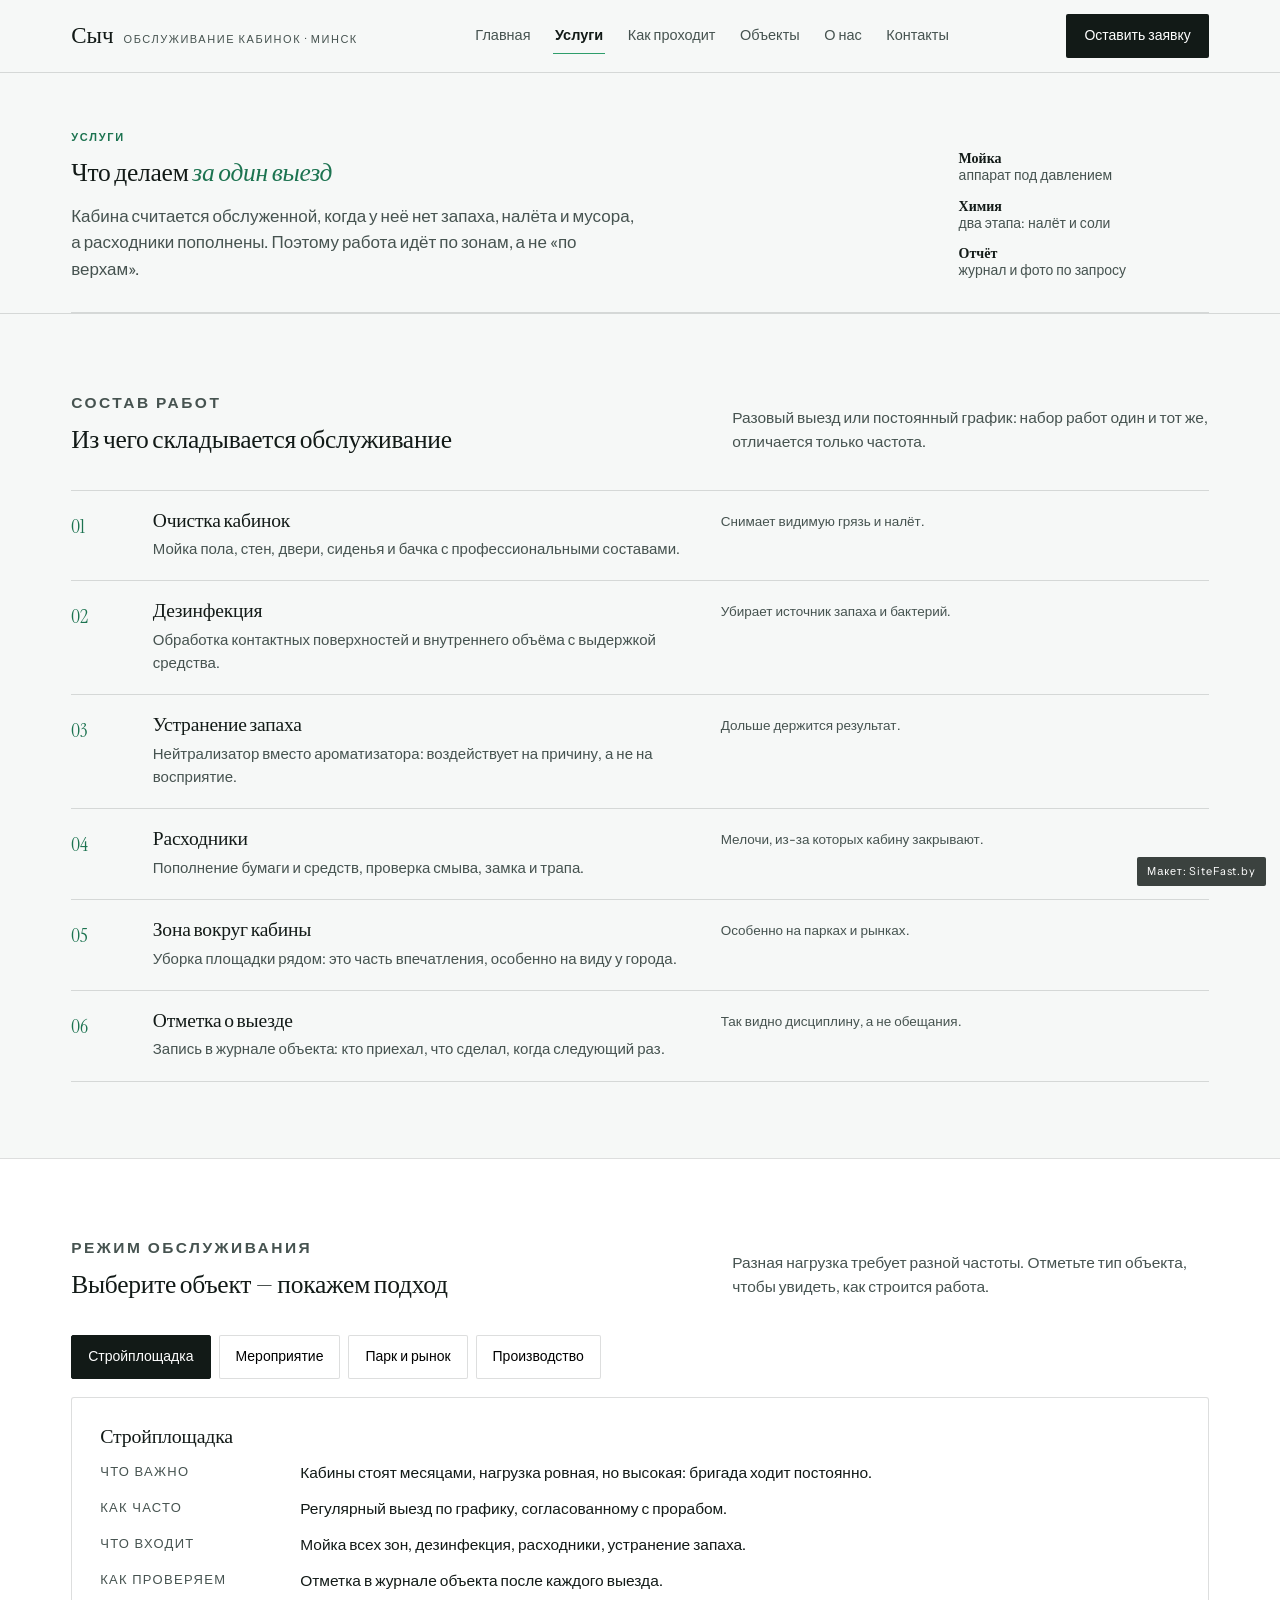
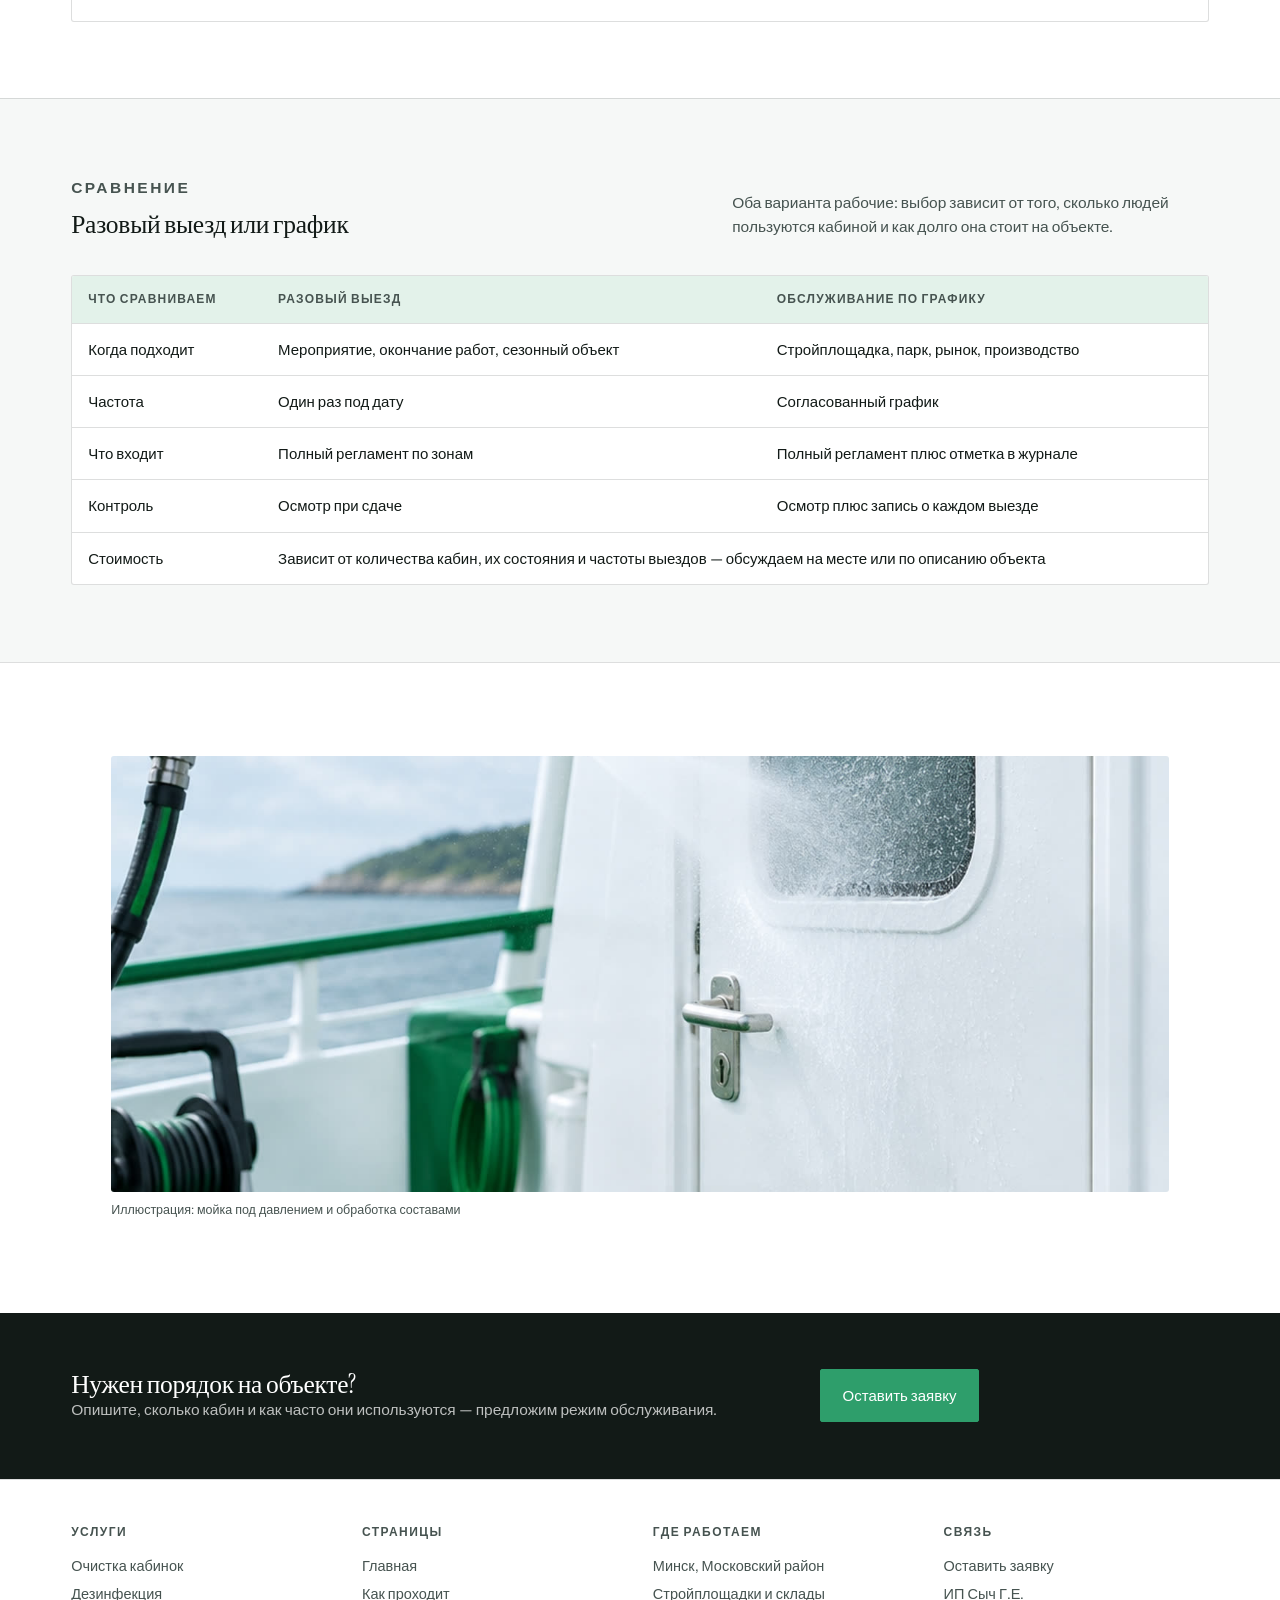
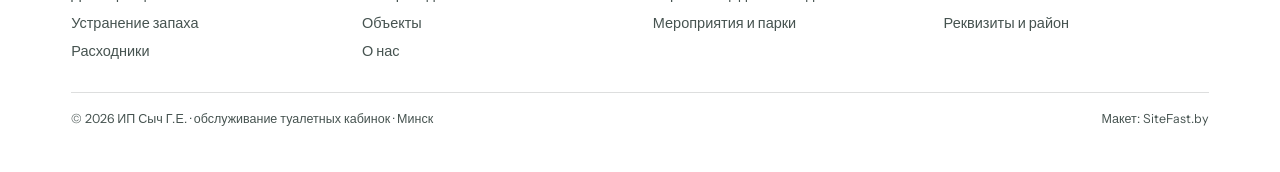
<file: uslugi.html>
<!DOCTYPE html>
<html lang="ru">
<head>
<meta charset="UTF-8">
<meta name="viewport" content="width=device-width, initial-scale=1.0">
<title>Услуги — очистка и обслуживание туалетных кабинок в Минске | ИП Сыч Г.Е.</title>
<meta name="description" content="Очистка кабинок, дезинфекция, устранение запаха, расходники, уборка вокруг. Разовый выезд или обслуживание по графику в Минске.">
<meta property="og:title" content="Услуги — очистка и обслуживание туалетных кабинок в Минске | ИП Сыч Г.Е.">
<meta property="og:description" content="Очистка кабинок, дезинфекция, устранение запаха, расходники, уборка вокруг. Разовый выезд или обслуживание по графику в Минске.">
<meta property="og:type" content="website">
<link rel="stylesheet" href="assets/site.css">
<link rel="icon" href="data:image/svg+xml,%3Csvg xmlns='http://www.w3.org/2000/svg' viewBox='0 0 32 32'%3E%3Crect width='32' height='32' fill='%23121A17'/%3E%3Ccircle cx='16' cy='13' r='6' fill='%232E9E6B'/%3E%3Crect x='9' y='22' width='14' height='4' fill='%232E9E6B'/%3E%3C/svg%3E">
</head>
<body>
<header class="site-head">
  <div class="wrap in">
    <a class="brand" href="index.html"><b>Сыч</b><span>обслуживание кабинок · Минск</span></a>
    <nav class="nav" id="nav">
      <a href="index.html">Главная</a>
      <a href="uslugi.html" aria-current="page">Услуги</a>
      <a href="process.html">Как проходит</a>
      <a href="objects.html">Объекты</a>
      <a href="about.html">О нас</a>
      <a href="contacts.html">Контакты</a>
    </nav>
    <a class="head-cta" href="contacts.html#req">Оставить заявку</a>
    <button class="burger" type="button" aria-expanded="false" aria-controls="nav">Меню</button>
  </div>
</header>
<main>

<section class="hero"><div class="wrap">
  <div class="top">
    <div>
      <p class="mono" style="margin-bottom:14px">Услуги</p>
      <h1>Что делаем <em>за один выезд</em></h1>
      <p style="color:var(--ink2);max-width:52ch;margin-top:16px">Кабина считается обслуженной, когда у неё нет запаха, налёта и мусора, а расходники пополнены. Поэтому работа идёт по зонам, а не «по верхам».</p>
    </div>
    <div class="meta">
      <div><b>Мойка</b><span>аппарат под давлением</span></div>
      <div><b>Химия</b><span>два этапа: налёт и соли</span></div>
      <div><b>Отчёт</b><span>журнал и фото по запросу</span></div>
    </div>
  </div>
</div></section>

<section class="sec"><div class="wrap">
  <div class="shead">
    <div><p class="mono" style="margin-bottom:12px">Состав работ</p><h2>Из чего складывается обслуживание</h2></div>
    <p>Разовый выезд или постоянный график: набор работ один и тот же, отличается только частота.</p>
  </div>
  <div class="mlist">
    <div class="row"><div class="n">01</div><div><h3>Очистка кабинок</h3><p>Мойка пола, стен, двери, сиденья и бачка с профессиональными составами.</p></div><div class="side">Снимает видимую грязь и налёт.</div></div>
    <div class="row"><div class="n">02</div><div><h3>Дезинфекция</h3><p>Обработка контактных поверхностей и внутреннего объёма с выдержкой средства.</p></div><div class="side">Убирает источник запаха и бактерий.</div></div>
    <div class="row"><div class="n">03</div><div><h3>Устранение запаха</h3><p>Нейтрализатор вместо ароматизатора: воздействует на причину, а не на восприятие.</p></div><div class="side">Дольше держится результат.</div></div>
    <div class="row"><div class="n">04</div><div><h3>Расходники</h3><p>Пополнение бумаги и средств, проверка смыва, замка и трапа.</p></div><div class="side">Мелочи, из-за которых кабину закрывают.</div></div>
    <div class="row"><div class="n">05</div><div><h3>Зона вокруг кабины</h3><p>Уборка площадки рядом: это часть впечатления, особенно на виду у города.</p></div><div class="side">Особенно на парках и рынках.</div></div>
    <div class="row"><div class="n">06</div><div><h3>Отметка о выезде</h3><p>Запись в журнале объекта: кто приехал, что сделал, когда следующий раз.</p></div><div class="side">Так видно дисциплину, а не обещания.</div></div>
  </div>
</div></section>

<section class="sec white"><div class="wrap">
  <div class="shead">
    <div><p class="mono" style="margin-bottom:12px">Режим обслуживания</p><h2>Выберите объект — покажем подход</h2></div>
    <p>Разная нагрузка требует разной частоты. Отметьте тип объекта, чтобы увидеть, как строится работа.</p>
  </div>
  <div class="modes" role="tablist" aria-label="Тип объекта">
    <button type="button" role="tab" data-mode="site" aria-selected="true">Стройплощадка</button>
    <button type="button" role="tab" data-mode="event" aria-selected="false">Мероприятие</button>
    <button type="button" role="tab" data-mode="park" aria-selected="false">Парк и рынок</button>
    <button type="button" role="tab" data-mode="plant" aria-selected="false">Производство</button>
  </div>
  <div class="modebox" id="modeBox"></div>
</div></section>

<section class="sec"><div class="wrap">
  <div class="shead">
    <div><p class="mono" style="margin-bottom:12px">Сравнение</p><h2>Разовый выезд или график</h2></div>
    <p>Оба варианта рабочие: выбор зависит от того, сколько людей пользуются кабиной и как долго она стоит на объекте.</p>
  </div>
  <div class="tblWrap"><table class="tbl">
    <thead><tr><th>Что сравниваем</th><th>Разовый выезд</th><th>Обслуживание по графику</th></tr></thead>
    <tbody>
      <tr><td>Когда подходит</td><td>Мероприятие, окончание работ, сезонный объект</td><td>Стройплощадка, парк, рынок, производство</td></tr>
      <tr><td>Частота</td><td>Один раз под дату</td><td>Согласованный график</td></tr>
      <tr><td>Что входит</td><td>Полный регламент по зонам</td><td>Полный регламент плюс отметка в журнале</td></tr>
      <tr><td>Контроль</td><td>Осмотр при сдаче</td><td>Осмотр плюс запись о каждом выезде</td></tr>
      <tr><td>Стоимость</td><td colspan="2">Зависит от количества кабин, их состояния и частоты выездов — обсуждаем на месте или по описанию объекта</td></tr>
    </tbody>
  </table></div>
</div></section>

<section class="band sec white"><div class="wrap">
  <figure><img src="assets/process.jpg" alt="Промывка кабинки аппаратом под давлением" loading="lazy">
  <figcaption>Иллюстрация: мойка под давлением и обработка составами</figcaption></figure>
</div></section>

<section class="cta-band"><div class="wrap in">
  <div><h2>Нужен порядок на объекте?</h2><p>Опишите, сколько кабин и как часто они используются — предложим режим обслуживания.</p></div>
  <div><a class="btn" href="contacts.html#req">Оставить заявку</a></div>
</div></section>
</main>
<footer class="site-foot">
  <div class="wrap">
    <div class="grid">
      <div>
        <h4>Услуги</h4>
        <a href="uslugi.html">Очистка кабинок</a>
        <a href="uslugi.html">Дезинфекция</a>
        <a href="uslugi.html">Устранение запаха</a>
        <a href="uslugi.html">Расходники</a>
      </div>
      <div>
        <h4>Страницы</h4>
        <a href="index.html">Главная</a>
        <a href="process.html">Как проходит</a>
        <a href="objects.html">Объекты</a>
        <a href="about.html">О нас</a>
      </div>
      <div>
        <h4>Где работаем</h4>
        <a href="contacts.html">Минск, Московский район</a>
        <a href="objects.html">Стройплощадки и склады</a>
        <a href="objects.html">Мероприятия и парки</a>
      </div>
      <div>
        <h4>Связь</h4>
        <a href="contacts.html#req">Оставить заявку</a>
        <a href="about.html">ИП Сыч Г.Е.</a>
        <a href="contacts.html">Реквизиты и район</a>
      </div>
    </div>
    <div class="bottom">
      <span>© <span id="yr">2026</span> ИП Сыч Г.Е. · обслуживание туалетных кабинок · Минск</span>
      <span>Макет: SiteFast.by</span>
    </div>
  </div>
</footer>
  </div>
</footer>
<a class="wm" href="https://sitefast.by" target="_blank" rel="noopener">Макет: SiteFast.by</a>
<script src="assets/site.js"></script>
</body>
</html>
</file>
<file: assets/site.css>
@import url('https://fonts.googleapis.com/css2?family=Instrument+Serif:ital@0;1&family=Instrument+Sans:wght@400;500;600;700&display=swap');

:root{
  --paper:#F6F8F7; --card:#FFFFFF; --ink:#121A17; --ink2:#465350; --line:rgba(18,26,23,.14);
  --mint:#2E9E6B; --mint-soft:#E3F2EA; --mint-deep:#1C7350;
  --f-display:'Instrument Serif',Georgia,'Times New Roman',serif;
  --f-text:'Instrument Sans',-apple-system,'Segoe UI',Arial,sans-serif;
  --pad:clamp(18px,4vw,56px); --max:1240px; --gap:clamp(14px,2vw,28px);
}
*{box-sizing:border-box}
html{scroll-behavior:smooth}
body{margin:0;background:var(--paper);color:var(--ink);font-family:var(--f-text);font-size:17px;line-height:1.55;-webkit-font-smoothing:antialiased}
img{max-width:100%;display:block}
a{color:inherit}
.wrap{max-width:var(--max);margin:0 auto;padding:0 var(--pad)}
h1,h2,h3{font-family:var(--f-display);font-weight:400;margin:0;letter-spacing:-.01em;line-height:1.05}
h1{font-size:clamp(2.4rem,1.2rem+4.4vw,4.6rem)}
h2{font-size:clamp(1.8rem,1.2rem+2.2vw,2.9rem)}
h3{font-size:clamp(1.2rem,1.05rem+.5vw,1.5rem)}
p{margin:0}
.mono{font-family:var(--f-text);font-size:11px;font-weight:600;letter-spacing:.16em;text-transform:uppercase;color:var(--mint-deep)}

/* шапка */
.site-head{position:sticky;top:0;z-index:50;background:rgba(246,248,247,.92);border-bottom:1px solid var(--line);backdrop-filter:saturate(140%) blur(10px)}
.site-head .in{display:flex;align-items:center;justify-content:space-between;gap:20px;min-height:72px}
.brand{display:flex;align-items:baseline;gap:10px;text-decoration:none}
.brand b{font-family:var(--f-display);font-size:23px;font-weight:400}
.brand span{font-size:11px;letter-spacing:.14em;text-transform:uppercase;color:var(--ink2)}
.nav{display:flex;gap:clamp(10px,1.6vw,26px);align-items:center}
.nav a{text-decoration:none;font-size:14.5px;color:var(--ink2);padding:6px 2px;border-bottom:1px solid transparent}
.nav a:hover{color:var(--ink);border-color:var(--mint)}
.nav a[aria-current="page"]{color:var(--ink);border-color:var(--mint);font-weight:600}
.head-cta{text-decoration:none;background:var(--ink);color:#fff;padding:11px 18px;border-radius:2px;font-size:14px;white-space:nowrap}
.head-cta:hover{background:var(--mint-deep)}
.burger{display:none;background:none;border:1px solid var(--line);border-radius:2px;padding:9px 12px;font:inherit;font-size:13px;cursor:pointer}
@media(max-width:900px){
  .nav{position:fixed;inset:72px 0 auto 0;background:var(--paper);border-bottom:1px solid var(--line);flex-direction:column;align-items:flex-start;gap:0;padding:10px var(--pad) 18px;transform:translateY(-140%);transition:transform .3s ease}
  .nav.open{transform:none}
  .nav a{padding:12px 0;width:100%;border-bottom:1px solid var(--line);font-size:16px}
  .burger{display:block}
  .head-cta{display:none}
}

/* hero модульный */
.hero{padding:clamp(30px,4.4vw,58px) 0 0}
.hero .top{display:grid;grid-template-columns:minmax(0,1.55fr) minmax(0,.45fr);gap:var(--gap);align-items:end;border-bottom:1px solid var(--line);padding-bottom:clamp(18px,2.4vw,30px)}
@media(max-width:860px){.hero .top{grid-template-columns:1fr}}
.hero h1 em{font-style:italic;color:var(--mint-deep)}
.hero .meta{display:grid;gap:12px;font-size:14px;color:var(--ink2)}
.hero .meta b{display:block;font-family:var(--f-display);font-size:clamp(1.6rem,1.2rem+1.2vw,2.1rem);color:var(--ink);line-height:1}
.hero figure{margin:clamp(16px,2.4vw,28px) 0 0;position:relative}
.hero figure img{width:100%;height:clamp(240px,38vw,520px);object-fit:cover;border-radius:3px}
.hero figcaption{font-size:12.5px;color:var(--ink2);margin-top:8px}
.stat-row{display:grid;grid-template-columns:repeat(4,minmax(0,1fr));border-top:1px solid var(--line);border-bottom:1px solid var(--line);margin-top:clamp(20px,3vw,34px)}
.stat-row div{padding:18px 16px 20px;border-right:1px solid var(--line)}
.stat-row div:last-child{border-right:0}
.stat-row b{display:block;font-family:var(--f-display);font-size:clamp(1.5rem,1.1rem+1.4vw,2.3rem);line-height:1}
.stat-row span{display:block;font-size:12.5px;color:var(--ink2);margin-top:6px}
@media(max-width:760px){.stat-row{grid-template-columns:1fr 1fr}.stat-row div:nth-child(2n){border-right:0}.stat-row div:nth-child(-n+2){border-bottom:1px solid var(--line)}}

/* секции */
.sec{padding:clamp(44px,6vw,84px) 0;border-top:1px solid var(--line)}
.sec.white{background:var(--card)}
.shead{display:grid;grid-template-columns:minmax(0,1fr) minmax(0,.75fr);gap:var(--gap);align-items:end;margin-bottom:clamp(20px,3vw,36px)}
@media(max-width:820px){.shead{grid-template-columns:1fr}}
.shead p{color:var(--ink2);font-size:15.5px}
.btn{display:inline-flex;align-items:center;gap:10px;text-decoration:none;background:var(--ink);color:#fff;padding:14px 22px;border-radius:2px;font-size:15px;border:1px solid var(--ink);cursor:pointer;font-family:inherit}
.btn:hover{background:var(--mint-deep);border-color:var(--mint-deep)}
.btn.ghost{background:transparent;color:var(--ink);border-color:var(--line)}
.btn.ghost:hover{border-color:var(--mint);color:var(--mint-deep);background:transparent}

/* модульные списки (swiss) */
.mlist{border-top:1px solid var(--line)}
.mlist .row{display:grid;grid-template-columns:56px minmax(0,1fr) minmax(0,.9fr);gap:var(--gap);padding:20px 0;border-bottom:1px solid var(--line);align-items:start}
.mlist .n{font-family:var(--f-display);font-size:20px;color:var(--mint-deep)}
.mlist h3{font-size:1.22rem;margin-bottom:6px}
.mlist p{color:var(--ink2);font-size:15px}
.mlist .side{font-size:13.5px;color:var(--ink2)}
@media(max-width:760px){.mlist .row{grid-template-columns:40px 1fr}.mlist .side{grid-column:2}}

/* карточки-плитки */
.tiles{display:grid;grid-template-columns:repeat(3,minmax(0,1fr));gap:var(--gap)}
.tiles.two{grid-template-columns:repeat(2,minmax(0,1fr))}
@media(max-width:860px){.tiles,.tiles.two{grid-template-columns:1fr}}
.tile{background:var(--card);border:1px solid var(--line);padding:clamp(18px,2vw,26px);border-radius:3px;display:flex;flex-direction:column;gap:10px}
.tile h3{font-size:1.2rem}
.tile p{font-size:14.5px;color:var(--ink2)}
.tile .tag{font-size:11px;letter-spacing:.12em;text-transform:uppercase;color:var(--mint-deep);font-weight:600}

/* карта обработки */
.mapwrap{display:grid;grid-template-columns:minmax(0,1.15fr) minmax(0,.85fr);gap:clamp(16px,2.6vw,38px);align-items:start}
@media(max-width:900px){.mapwrap{grid-template-columns:1fr}}
.cabin{background:var(--card);border:1px solid var(--line);border-radius:3px;padding:clamp(12px,1.6vw,20px)}
.cabin svg{width:100%;height:auto;display:block}
.zone{cursor:pointer;transition:fill .22s ease,stroke .22s ease}
.zone:hover{fill:var(--mint-soft)}
.zone.on{fill:var(--mint-soft);stroke:var(--mint);stroke-width:2.4}
.zone:focus-visible{outline:2px solid var(--mint);outline-offset:2px}
.mappanel{border-top:1px solid var(--line);padding-top:16px}
.counter{display:flex;align-items:baseline;gap:10px;margin-bottom:12px}
.counter b{font-family:var(--f-display);font-size:34px;color:var(--mint-deep);line-height:1}
.counter span{font-size:13px;color:var(--ink2)}
.zoneinfo h3{margin-bottom:8px}
.zoneinfo p{color:var(--ink2);font-size:15px}
.zoneinfo .why{margin-top:12px;font-size:13.5px;color:var(--ink2);border-left:2px solid var(--mint);padding-left:12px}
.zonelist{display:flex;flex-wrap:wrap;gap:8px;margin-top:14px}
.zonelist button{font:inherit;font-size:13px;padding:7px 12px;border-radius:99px;border:1px solid var(--line);background:transparent;cursor:pointer;color:var(--ink2)}
.zonelist button.on{background:var(--mint-soft);border-color:var(--mint);color:var(--mint-deep);font-weight:600}

/* режимы (табы) */
.modes{display:flex;flex-wrap:wrap;gap:8px;margin-bottom:18px}
.modes button{font:inherit;font-size:14px;padding:10px 16px;border:1px solid var(--line);background:var(--card);border-radius:2px;cursor:pointer}
.modes button[aria-selected="true"]{background:var(--ink);color:#fff;border-color:var(--ink)}
.modebox{background:var(--card);border:1px solid var(--line);border-radius:3px;padding:clamp(18px,2.2vw,28px)}
.modebox dl{margin:0;display:grid;grid-template-columns:180px 1fr;gap:12px 20px}
.modebox dt{font-size:13px;color:var(--ink2);text-transform:uppercase;letter-spacing:.1em}
.modebox dd{margin:0;font-size:15.5px}
@media(max-width:640px){.modebox dl{grid-template-columns:1fr;gap:4px 0}.modebox dd{margin-bottom:10px}}

/* таблица */
.tblWrap{overflow-x:auto;border:1px solid var(--line);border-radius:3px;background:var(--card)}
.tbl{width:100%;border-collapse:collapse;min-width:620px;font-size:15px}
.tbl th,.tbl td{text-align:left;padding:14px 16px;border-bottom:1px solid var(--line);vertical-align:top}
.tbl th{font-size:12px;text-transform:uppercase;letter-spacing:.1em;color:var(--ink2);font-weight:600;background:var(--mint-soft)}
.tbl tr:last-child td{border-bottom:0}

/* фото-полоса */
.band img{width:100%;height:clamp(220px,34vw,440px);object-fit:cover;border-radius:3px}
.band figcaption{font-size:12.5px;color:var(--ink2);margin-top:8px}

/* вопросы */
.qa{border-top:1px solid var(--line);margin-top:8px}
.qa details{border-bottom:1px solid var(--line);padding:16px 0}
.qa summary{cursor:pointer;font-size:16.5px;font-weight:600;list-style:none;display:flex;justify-content:space-between;gap:16px}
.qa summary::-webkit-details-marker{display:none}
.qa summary::after{content:"+";color:var(--mint);font-size:20px;line-height:1}
.qa details[open] summary::after{content:"−"}
.qa p{margin-top:10px;color:var(--ink2);font-size:15px;max-width:78ch}

/* форма */
.form{display:grid;gap:14px;max-width:640px}
.frow{display:grid;grid-template-columns:1fr 1fr;gap:14px}
@media(max-width:600px){.frow{grid-template-columns:1fr}}
label{display:block;font-size:12.5px;color:var(--ink2);margin-bottom:6px;text-transform:uppercase;letter-spacing:.08em}
input,textarea,select{width:100%;font:inherit;font-size:15px;padding:12px 14px;border:1px solid var(--line);border-radius:2px;background:var(--card);color:var(--ink)}
input:focus,textarea:focus,select:focus{outline:2px solid var(--mint);outline-offset:1px;border-color:var(--mint)}
input.bad,textarea.bad{border-color:#C0392B}
.err{color:#C0392B;font-size:12.5px;margin-top:4px}
.hint{font-size:13px;color:var(--ink2)}

/* CTA */
.cta-band{background:var(--ink);color:#fff;padding:clamp(30px,4.4vw,64px) 0}
.cta-band .in{display:grid;grid-template-columns:minmax(0,1.3fr) minmax(0,.7fr);gap:var(--gap);align-items:end}
@media(max-width:820px){.cta-band .in{grid-template-columns:1fr}}
.cta-band h2{color:#fff}
.cta-band p{color:rgba(255,255,255,.72);font-size:15.5px}
.cta-band .btn{background:var(--mint);border-color:var(--mint)}
.cta-band .btn:hover{background:#fff;color:var(--ink);border-color:#fff}

/* футер */
.site-foot{padding:clamp(28px,3.4vw,44px) 0;background:var(--card);border-top:1px solid var(--line)}
.site-foot .grid{display:grid;grid-template-columns:repeat(4,minmax(0,1fr));gap:var(--gap)}
@media(max-width:820px){.site-foot .grid{grid-template-columns:1fr 1fr}}
.site-foot h4{margin:0 0 10px;font-size:12px;text-transform:uppercase;letter-spacing:.12em;color:var(--ink2)}
.site-foot a{display:block;text-decoration:none;font-size:14.5px;color:var(--ink2);padding:3px 0}
.site-foot a:hover{color:var(--mint-deep)}
.site-foot .bottom{margin-top:26px;padding-top:16px;border-top:1px solid var(--line);display:flex;flex-wrap:wrap;justify-content:space-between;gap:10px;font-size:12.5px;color:var(--ink2)}
.wm{position:fixed;right:14px;bottom:14px;z-index:60;background:rgba(18,26,23,.82);color:#fff;font-size:11px;letter-spacing:.08em;padding:6px 10px;border-radius:2px;text-decoration:none}
.wm:hover{background:var(--mint-deep)}

/* появление */
.fx{opacity:0;transform:translateY(14px);transition:opacity .5s ease,transform .5s ease}
.fx.in{opacity:1;transform:none}
@media(prefers-reduced-motion:reduce){.fx{opacity:1;transform:none;transition:none}html{scroll-behavior:auto}}
.toast{position:fixed;left:50%;bottom:24px;transform:translate(-50%,20px);background:var(--ink);color:#fff;padding:12px 18px;border-radius:2px;font-size:14px;opacity:0;transition:.28s ease;z-index:80}
.toast.on{opacity:1;transform:translate(-50%,0)}
</file>
